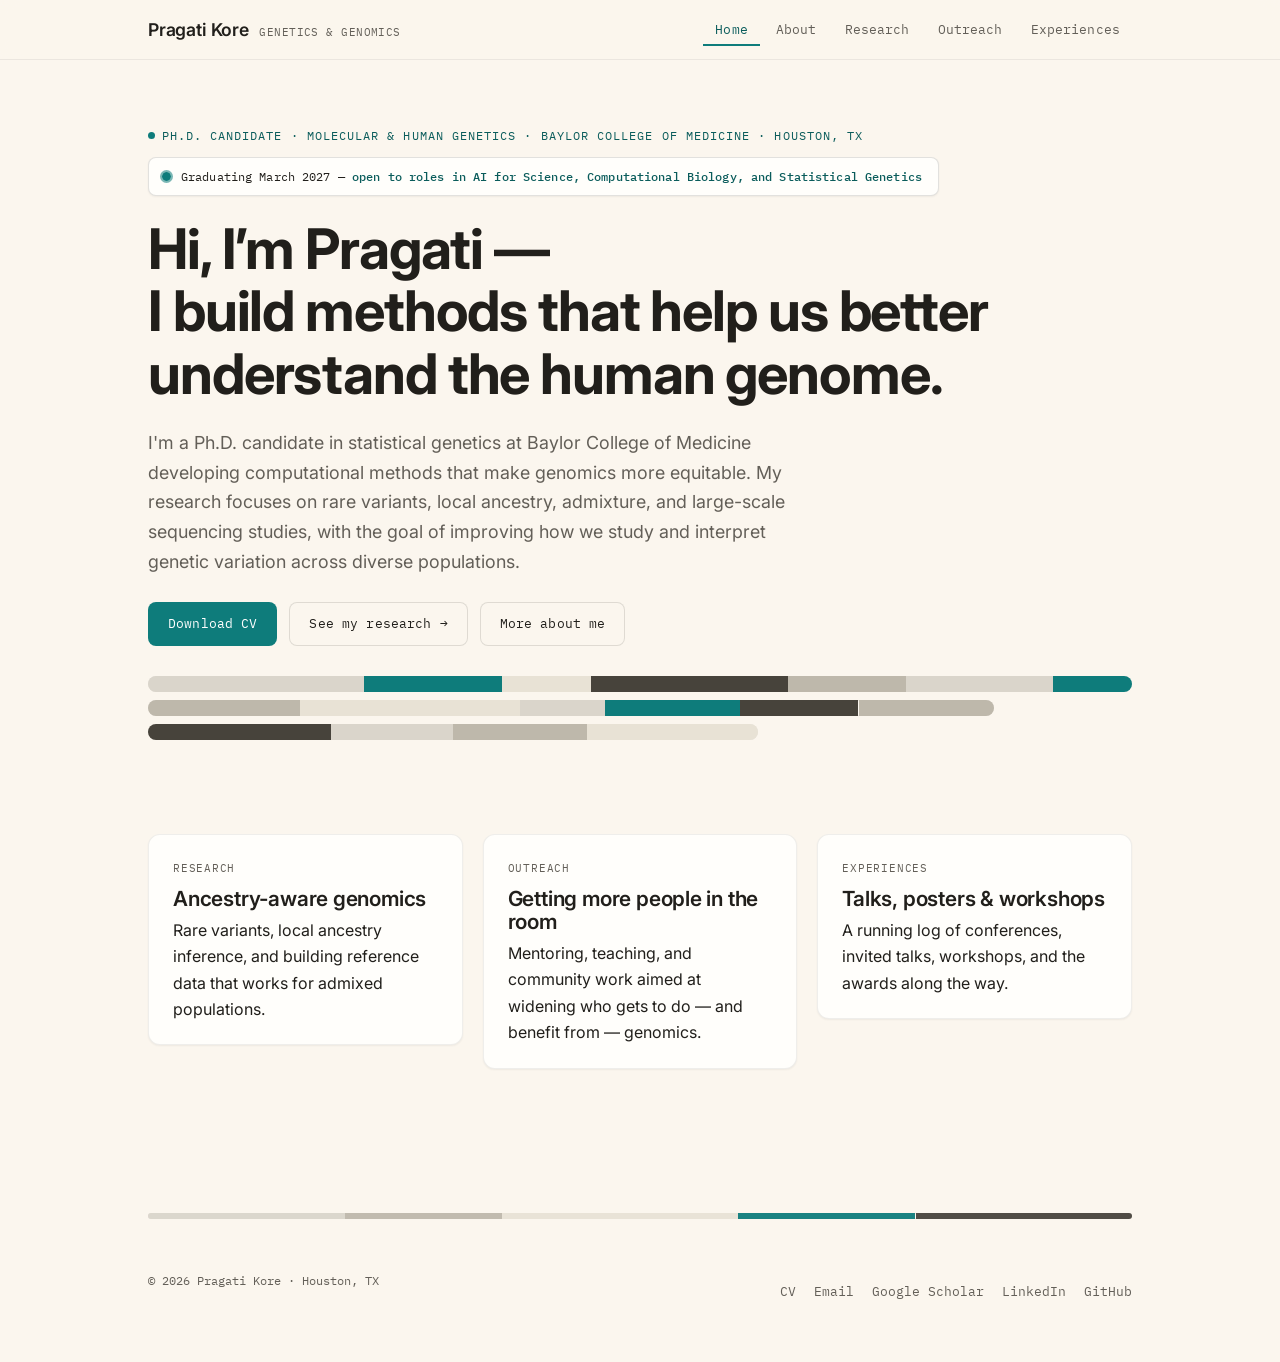
<file: index.html>
<!doctype html>
<html lang="en">
<head>
<meta charset="UTF-8">
<meta name="viewport" content="width=device-width, initial-scale=1">
<title>Pragati Kore</title>
<meta name="description" content="Pragati Kore — Ph.D. Candidate in Genetics & Genomics at Baylor College of Medicine. Research, outreach, food, and travel.">
<link rel="icon" href="data:image/svg+xml,<svg xmlns='http://www.w3.org/2000/svg' viewBox='0 0 64 64'><rect width='64' height='64' rx='14' fill='%23FBF6EE'/><rect x='8' y='20' width='48' height='8' rx='4' fill='%23C9C9C4'/><rect x='8' y='32' width='34' height='8' rx='4' fill='%230E7C7B'/><rect x='8' y='44' width='24' height='8' rx='4' fill='%23DDDDD8'/></svg>">
<link rel="preconnect" href="https://fonts.googleapis.com">
<link rel="preconnect" href="https://fonts.gstatic.com" crossorigin>
<link href="https://fonts.googleapis.com/css2?family=IBM+Plex+Mono:wght@400;500&family=Inter:wght@400;500;600;700&display=swap" rel="stylesheet">
<link rel="stylesheet" href="style.css">
</head>
<body>

<nav class="site-nav">
  <div class="wrap">
    <a href="index.html" class="brand">Pragati Kore <span class="tag">Genetics &amp; Genomics</span></a>
    <button class="nav-toggle" aria-expanded="false" aria-label="Toggle navigation">Menu</button>
    <ul class="nav-links">
      <li><a href="index.html" class="active">Home</a></li>
      <li><a href="about.html">About</a></li>
      <li><a href="research.html">Research</a></li>
      <li><a href="outreach.html">Outreach</a></li>
      <li><a href="experiences.html">Experiences</a></li>
    </ul>
  </div>
</nav>

<header class="hero">
  <div class="wrap">
    <p class="eyebrow">Ph.D. Candidate &middot; Molecular &amp; Human Genetics &middot; Baylor College of Medicine &middot; Houston, TX</p>
    <p class="availability"><span class="dot" aria-hidden="true"></span><span>Graduating March 2027 &mdash; <strong>open to roles in AI for Science, Computational Biology, and Statistical Genetics</strong></span></p>
    <h1>Hi, I&rsquo;m Pragati &mdash;<br>I build methods that help us better understand the human genome.</h1>
    <p class="lede">I'm a Ph.D. candidate in statistical genetics at Baylor College of Medicine developing computational methods that make genomics more equitable. My research focuses on rare variants, local ancestry, admixture, and large-scale sequencing studies, with the goal of improving how we study and interpret genetic variation across diverse populations.</p>

    <div class="actions">
      <a class="btn btn-solid" href="cv.pdf" download>Download CV</a>
      <a class="btn btn-outline" href="research.html">See my research &rarr;</a>
      <a class="btn btn-outline" href="about.html">More about me</a>
    </div>

    <div class="band-stack" aria-hidden="true">
      <div class="ancestry-track" style="--track-h:16px;">
        <span style="width:22%; background:var(--coral);"></span>
        <span style="width:14%; background:var(--teal);"></span>
        <span style="width:9%;  background:var(--gold);"></span>
        <span style="width:20%; background:var(--plum);"></span>
        <span style="width:12%; background:var(--sky);"></span>
        <span style="width:15%; background:var(--coral);"></span>
        <span style="width:8%;  background:var(--teal);"></span>
      </div>
      <div class="ancestry-track" style="--track-h:16px;">
        <span style="width:18%; background:var(--sky);"></span>
        <span style="width:26%; background:var(--gold);"></span>
        <span style="width:10%; background:var(--coral);"></span>
        <span style="width:16%; background:var(--teal);"></span>
        <span style="width:14%; background:var(--plum);"></span>
        <span style="width:16%; background:var(--sky);"></span>
      </div>
      <div class="ancestry-track" style="--track-h:16px;">
        <span style="width:30%; background:var(--plum);"></span>
        <span style="width:20%; background:var(--coral);"></span>
        <span style="width:22%; background:var(--sky);"></span>
        <span style="width:28%; background:var(--gold);"></span>
      </div>
    </div>
  </div>
</header>

<section>
  <div class="wrap">
    <div class="grid grid-3">
      <a class="card-link" href="research.html">
        <div class="card">
          <span class="swatch" style="background:var(--coral);"></span>
          <span class="label">Research</span>
          <h3>Ancestry-aware genomics</h3>
          <p>Rare variants, local ancestry inference, and building reference data that works for admixed populations.</p>
        </div>
      </a>
      <a class="card-link" href="outreach.html">
        <div class="card">
          <span class="swatch" style="background:var(--teal);"></span>
          <span class="label">Outreach</span>
          <h3>Getting more people in the room</h3>
          <p>Mentoring, teaching, and community work aimed at widening who gets to do &mdash; and benefit from &mdash; genomics.</p>
        </div>
      </a>
      <a class="card-link" href="experiences.html">
        <div class="card">
          <span class="swatch" style="background:var(--gold);"></span>
          <span class="label">Experiences</span>
          <h3>Talks, posters &amp; workshops</h3>
          <p>A running log of conferences, invited talks, workshops, and the awards along the way.</p>
        </div>
      </a>
    </div>
  </div>
</section>

<footer>
  <div class="wrap">
    <div class="divider-band ancestry-track" aria-hidden="true">
      <span style="width:20%; background:var(--coral);"></span>
      <span style="width:16%; background:var(--sky);"></span>
      <span style="width:24%; background:var(--gold);"></span>
      <span style="width:18%; background:var(--teal);"></span>
      <span style="width:22%; background:var(--plum);"></span>
    </div>
    <div class="foot-grid">
      <p class="copy">&copy; <span id="year"></span> Pragati Kore &middot; Houston, TX</p>
      <ul class="foot-links">
        <li><a href="cv.pdf" download>CV</a></li>
        <li><a href="mailto:pragati.kore@bcm.edu">Email</a></li>
        <li><a href="https://scholar.google.com/citations?user=nDwn6ZsAAAAJ&amp;hl=en" target="_blank" rel="noopener">Google Scholar</a></li>
        <li><a href="https://www.linkedin.com/in/pragati-kore/" target="_blank" rel="noopener">LinkedIn</a></li>
        <li><a href="https://github.com/pragatikore" target="_blank" rel="noopener">GitHub</a></li>
      </ul>
    </div>
  </div>
</footer>

<script src="script.js"></script>
<script>document.getElementById('year').textContent = new Date().getFullYear();</script>
</body>
</html>
</file>
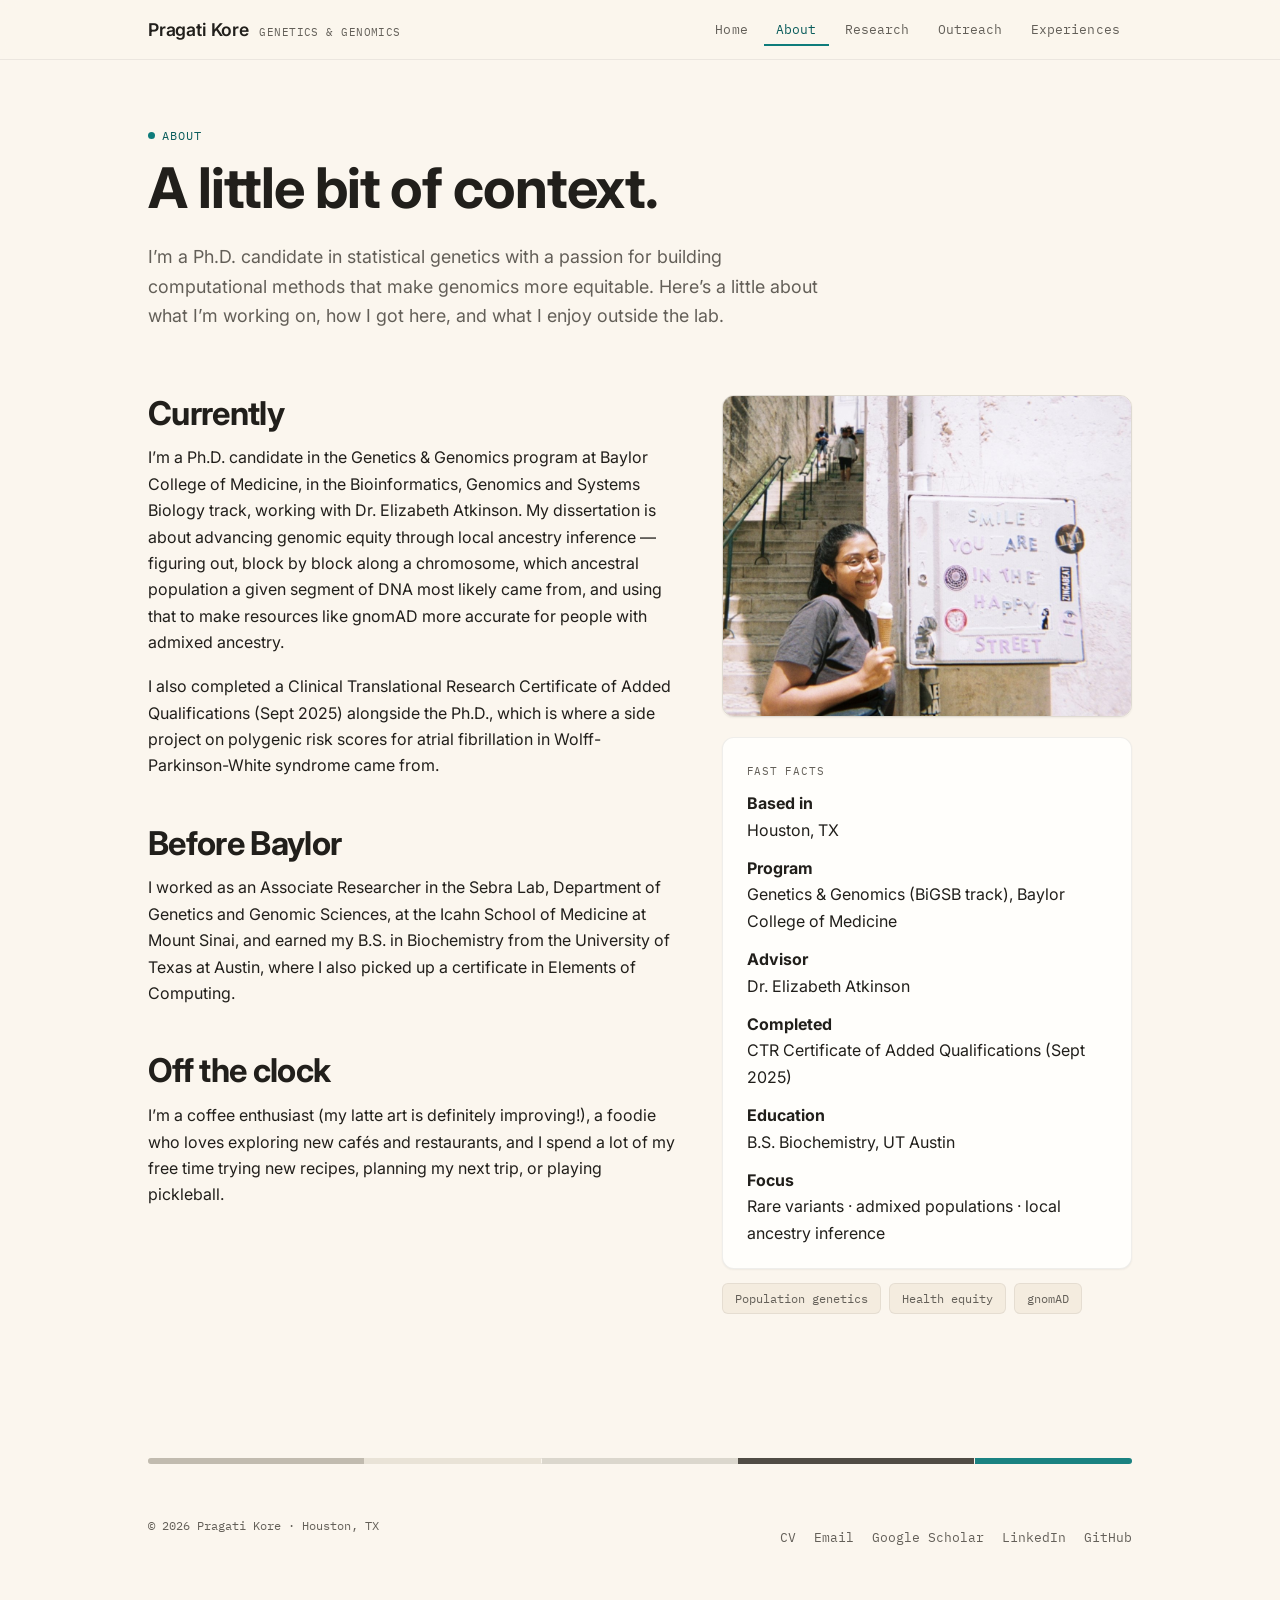
<file: about.html>
<!doctype html>
<html lang="en">
<head>
<meta charset="UTF-8">
<meta name="viewport" content="width=device-width, initial-scale=1">
<title>About &middot; Pragati Kore</title>
<link rel="icon" href="data:image/svg+xml,<svg xmlns='http://www.w3.org/2000/svg' viewBox='0 0 64 64'><rect width='64' height='64' rx='14' fill='%23FBF6EE'/><rect x='8' y='20' width='48' height='8' rx='4' fill='%23C9C9C4'/><rect x='8' y='32' width='34' height='8' rx='4' fill='%230E7C7B'/><rect x='8' y='44' width='24' height='8' rx='4' fill='%23DDDDD8'/></svg>">
<link rel="preconnect" href="https://fonts.googleapis.com">
<link rel="preconnect" href="https://fonts.gstatic.com" crossorigin>
<link href="https://fonts.googleapis.com/css2?family=IBM+Plex+Mono:wght@400;500&family=Inter:wght@400;500;600;700&display=swap" rel="stylesheet">
<link rel="stylesheet" href="style.css">
</head>
<body>

<nav class="site-nav">
  <div class="wrap">
    <a href="index.html" class="brand">Pragati Kore <span class="tag">Genetics &amp; Genomics</span></a>
    <button class="nav-toggle" aria-expanded="false" aria-label="Toggle navigation">Menu</button>
    <ul class="nav-links">
      <li><a href="index.html">Home</a></li>
      <li><a href="about.html" class="active">About</a></li>
      <li><a href="research.html">Research</a></li>
      <li><a href="outreach.html">Outreach</a></li>
      <li><a href="experiences.html">Experiences</a></li>
    </ul>
  </div>
</nav>

<header class="hero" style="padding-bottom:0;">
  <div class="wrap">
    <p class="eyebrow">About</p>
    <h1>A little bit of context.</h1>
    <p class="lede">I&rsquo;m a Ph.D. candidate in statistical genetics with a passion for building computational methods that make genomics more equitable. Here&rsquo;s a little about what I&rsquo;m working on, how I got here, and what I enjoy outside the lab.</p>
  </div>
</header>

<section>
  <div class="wrap">
    <div class="grid" style="grid-template-columns: 1.3fr 1fr; gap:40px; align-items:start;">
      <div>
        <h2>Currently</h2>
        <p>I&rsquo;m a Ph.D. candidate in the Genetics &amp; Genomics program at Baylor College of Medicine, in the Bioinformatics, Genomics and Systems Biology track, working with Dr.&nbsp;Elizabeth Atkinson. My dissertation is about advancing genomic equity through local ancestry inference &mdash; figuring out, block by block along a chromosome, which ancestral population a given segment of DNA most likely came from, and using that to make resources like gnomAD more accurate for people with admixed ancestry.</p>
        <p>I also completed a Clinical Translational Research Certificate of Added Qualifications (Sept 2025) alongside the Ph.D., which is where a side project on polygenic risk scores for atrial fibrillation in Wolff-Parkinson-White syndrome came from.</p>

        <h2 style="margin-top:1.4em;">Before Baylor</h2>
        <p>I worked as an Associate Researcher in the Sebra Lab, Department of Genetics and Genomic Sciences, at the Icahn School of Medicine at Mount Sinai, and earned my B.S. in Biochemistry from the University of Texas at Austin, where I also picked up a certificate in Elements of Computing.</p>

        <h2 style="margin-top:1.4em;">Off the clock</h2>
        <p>I&rsquo;m a coffee enthusiast (my latte art is definitely improving!), a foodie who loves exploring new caf&eacute;s and restaurants, and I spend a lot of my free time trying new recipes, planning my next trip, or playing pickleball.</p>
      </div>

      <aside>
        <figure class="profile-photo">
          <img src="profile.jpg" alt="Pragati Kore smiling, holding an ice cream cone in a stepped alley beside a &lsquo;Smile, you are in the happy street&rsquo; sign">
        </figure>
        <div class="card">
          <span class="label">Fast facts</span>
          <ul class="plain" style="display:flex; flex-direction:column; gap:12px; margin:0; padding:0;">
            <li><strong>Based in</strong><br>Houston, TX</li>
            <li><strong>Program</strong><br>Genetics &amp; Genomics (BiGSB track), Baylor College of Medicine</li>
            <li><strong>Advisor</strong><br>Dr. Elizabeth Atkinson</li>
            <li><strong>Completed</strong><br>CTR Certificate of Added Qualifications (Sept 2025)</li>
            <li><strong>Education</strong><br>B.S. Biochemistry, UT Austin</li>
            <li><strong>Focus</strong><br>Rare variants &middot; admixed populations &middot; local ancestry inference</li>
          </ul>
        </div>
        <div class="tag-row">
          <span>Population genetics</span>
          <span>Health equity</span>
          <span>gnomAD</span>
        </div>
      </aside>
    </div>
  </div>
</section>

<footer>
  <div class="wrap">
    <div class="divider-band ancestry-track" aria-hidden="true">
      <span style="width:22%; background:var(--sky);"></span>
      <span style="width:18%; background:var(--gold);"></span>
      <span style="width:20%; background:var(--coral);"></span>
      <span style="width:24%; background:var(--plum);"></span>
      <span style="width:16%; background:var(--teal);"></span>
    </div>
    <div class="foot-grid">
      <p class="copy">&copy; <span id="year"></span> Pragati Kore &middot; Houston, TX</p>
      <ul class="foot-links">
        <li><a href="cv.pdf" download>CV</a></li>
        <li><a href="mailto:pragati.kore@bcm.edu">Email</a></li>
        <li><a href="https://scholar.google.com/citations?user=nDwn6ZsAAAAJ&amp;hl=en" target="_blank" rel="noopener">Google Scholar</a></li>
        <li><a href="https://www.linkedin.com/in/pragati-kore/" target="_blank" rel="noopener">LinkedIn</a></li>
        <li><a href="https://github.com/pragatikore" target="_blank" rel="noopener">GitHub</a></li>
      </ul>
    </div>
  </div>
</footer>

<script src="script.js"></script>
<script>document.getElementById('year').textContent = new Date().getFullYear();</script>
</body>
</html>
</file>
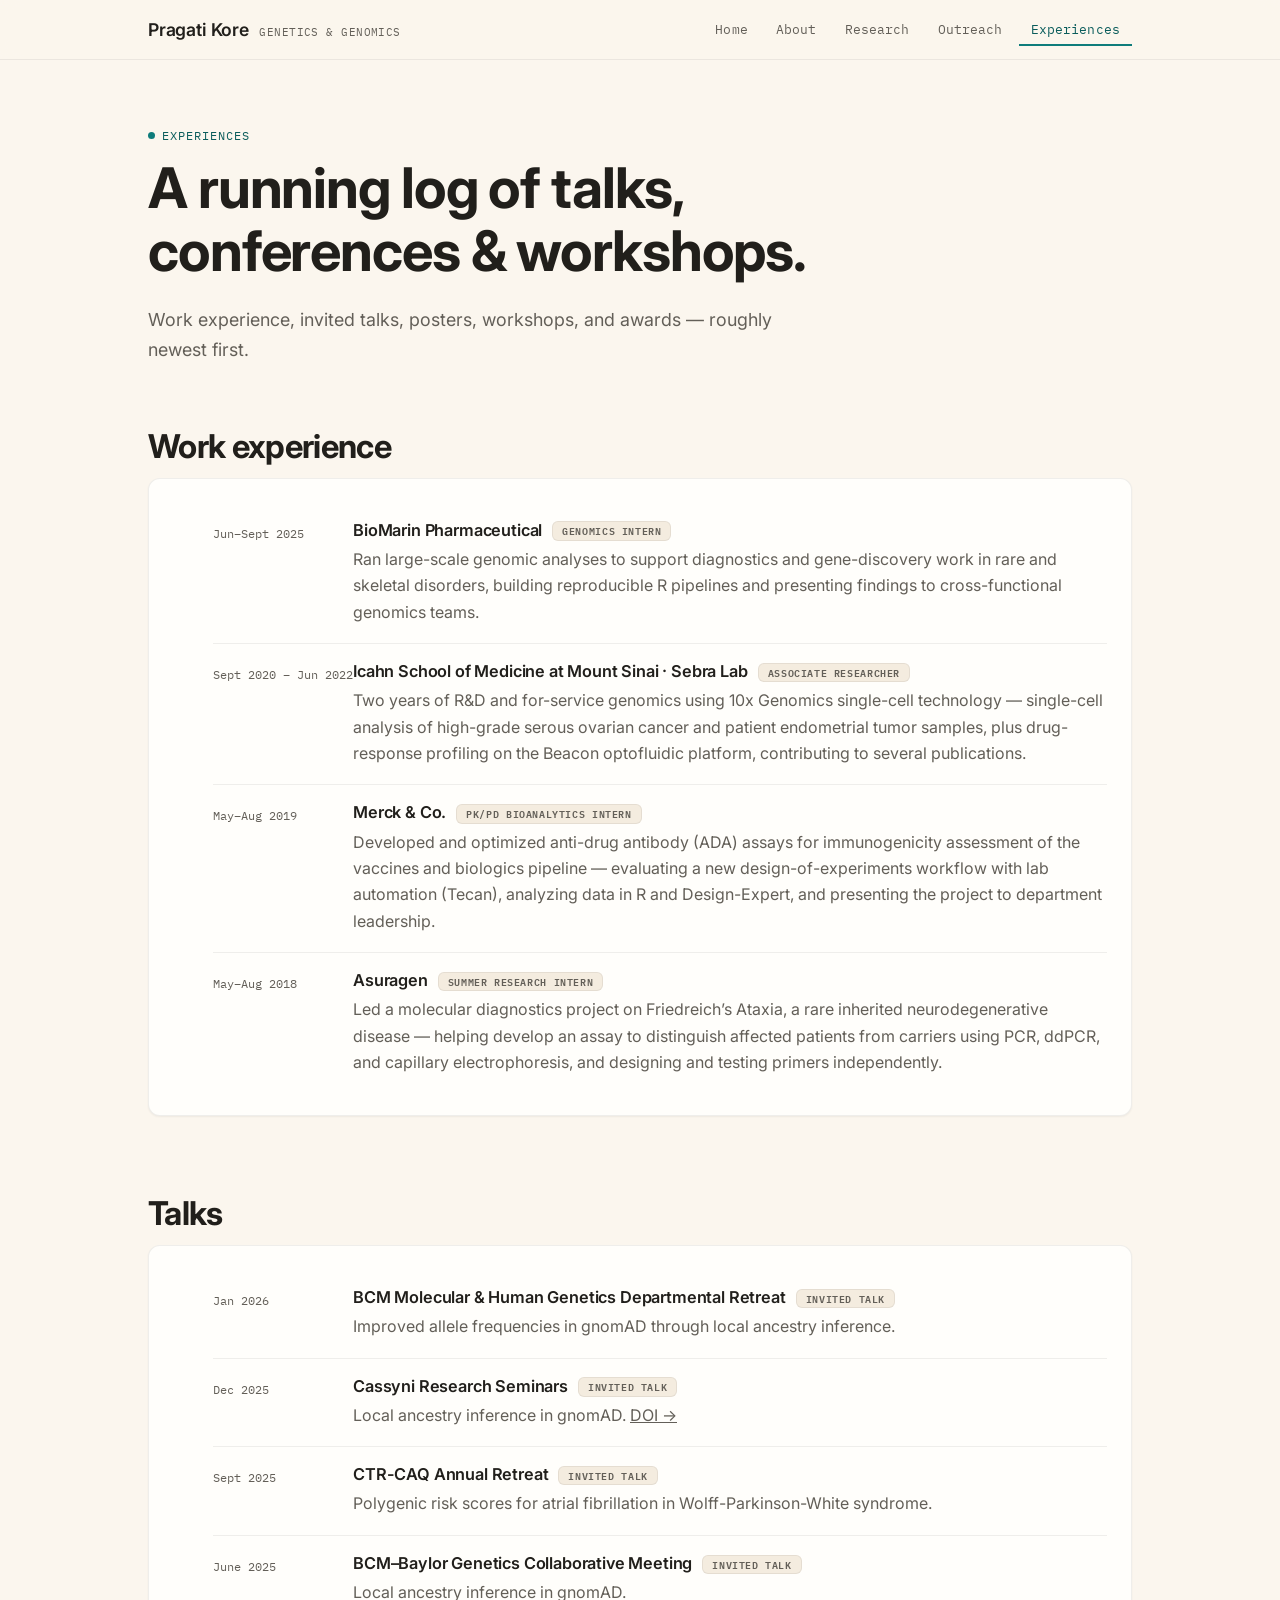
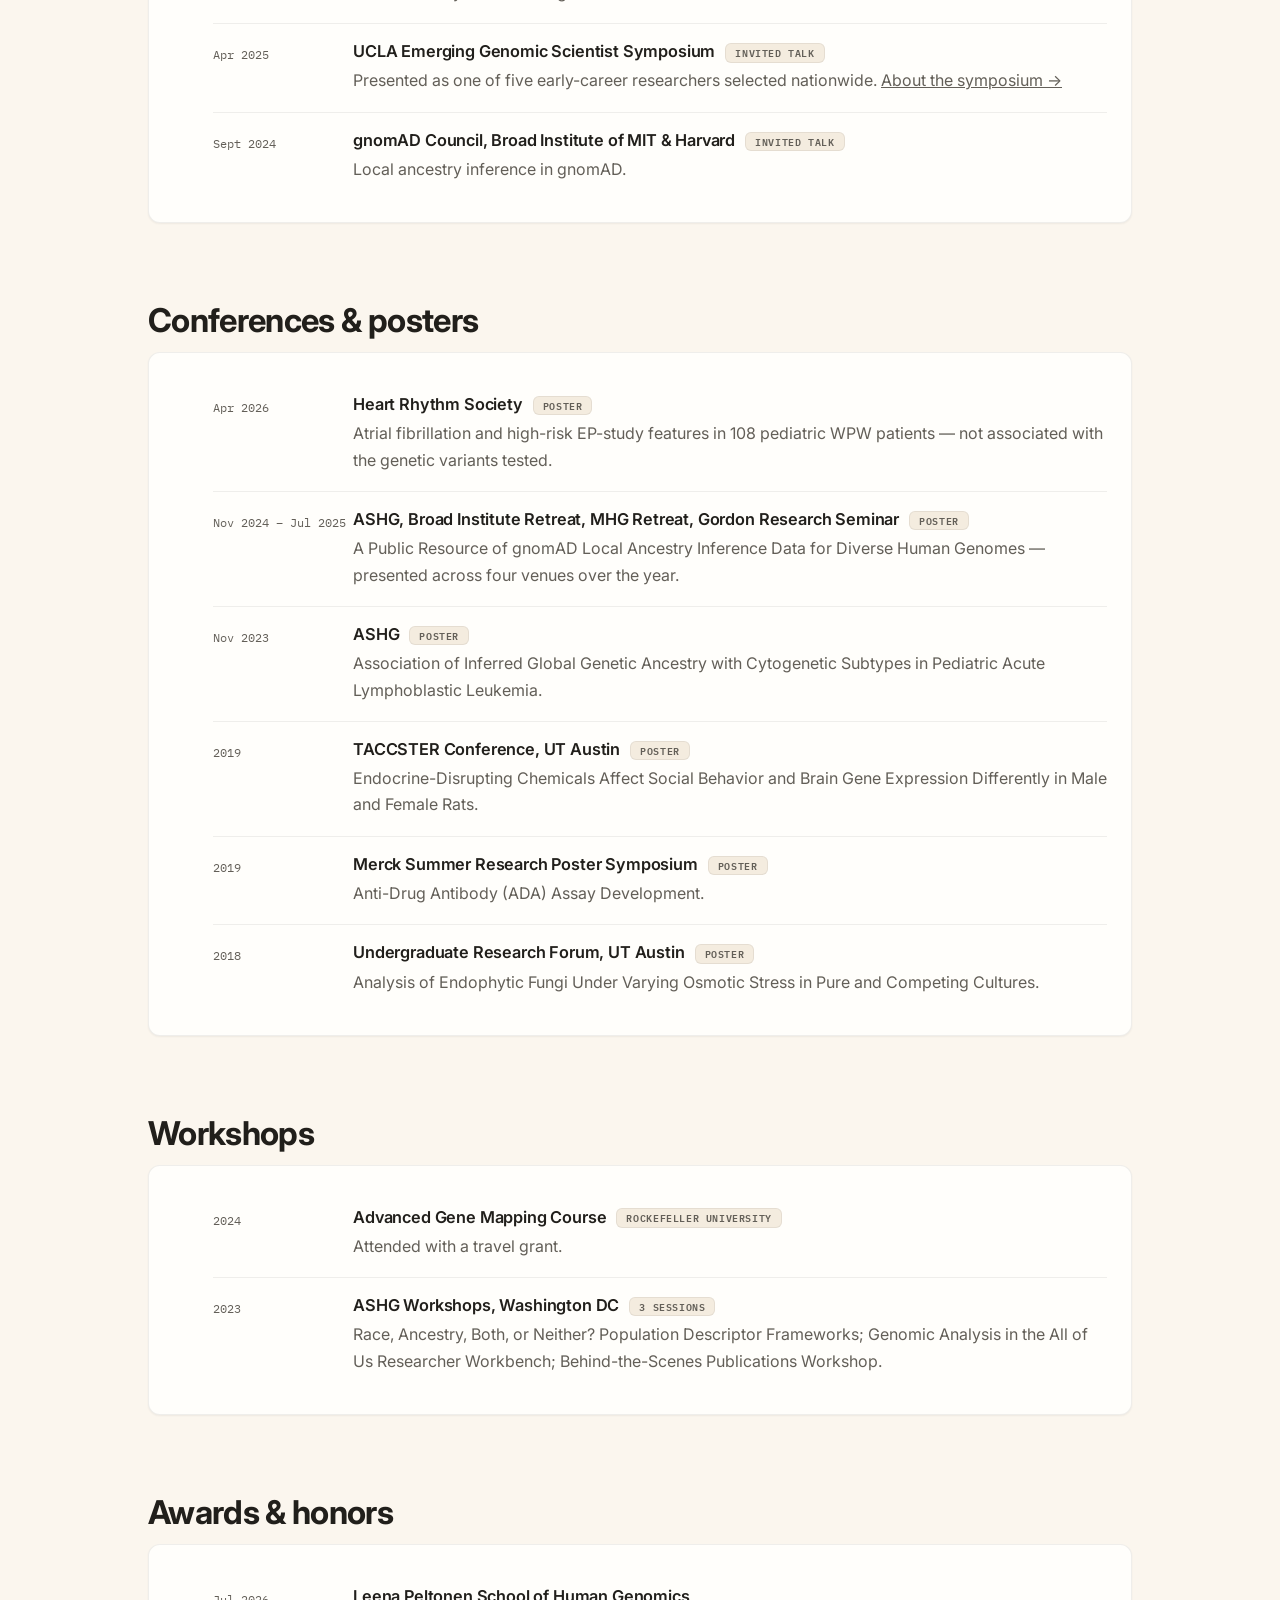
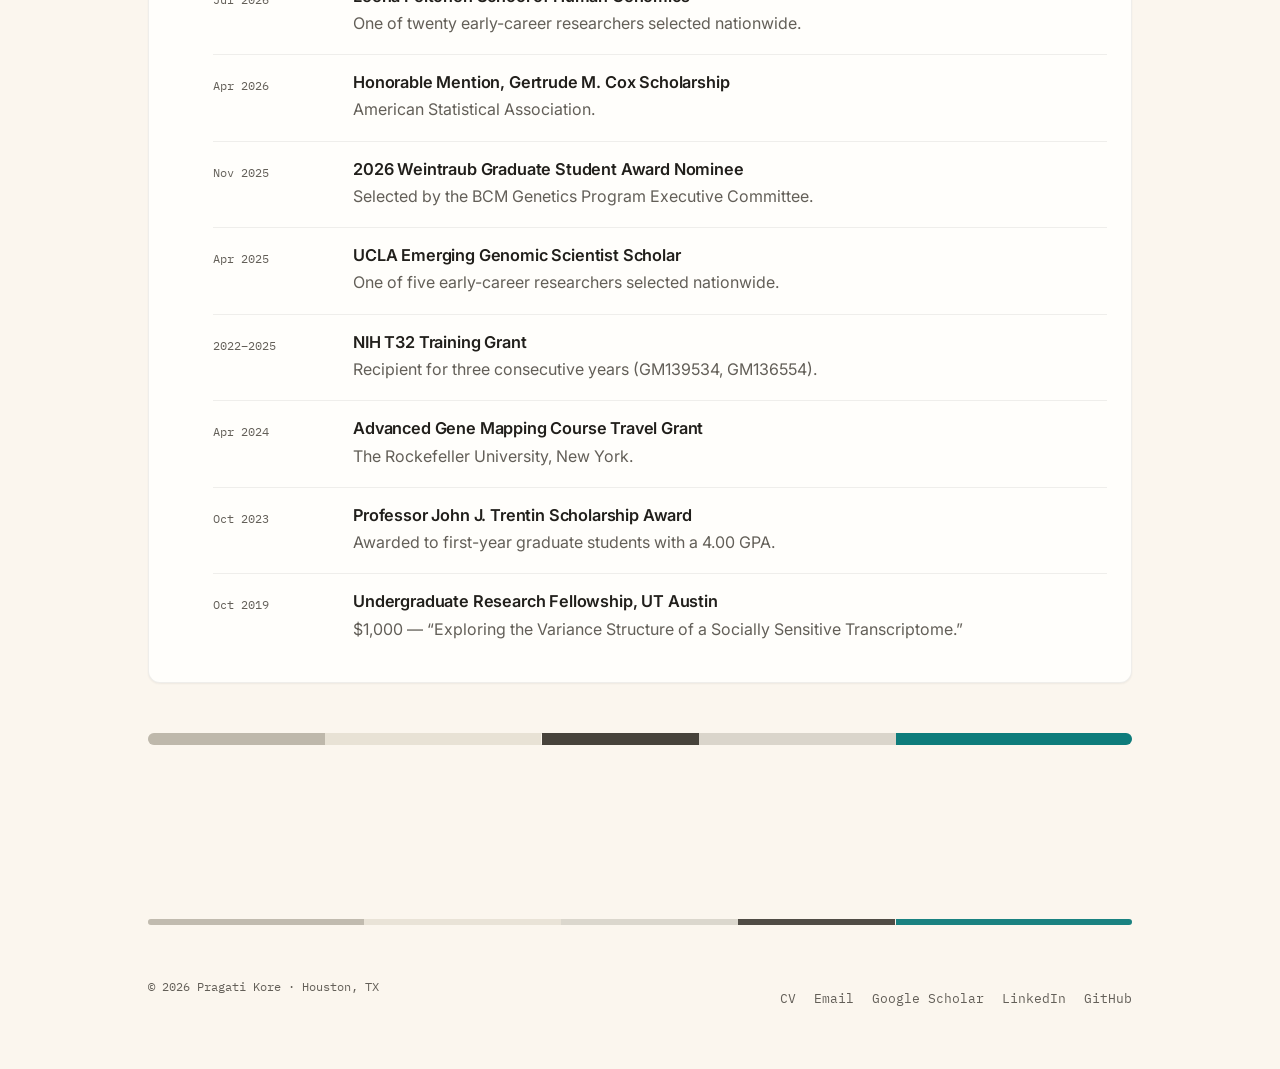
<file: experiences.html>
<!doctype html>
<html lang="en">
<head>
<meta charset="UTF-8">
<meta name="viewport" content="width=device-width, initial-scale=1">
<title>Experiences &middot; Pragati Kore</title>
<link rel="icon" href="data:image/svg+xml,<svg xmlns='http://www.w3.org/2000/svg' viewBox='0 0 64 64'><rect width='64' height='64' rx='14' fill='%23FBF6EE'/><rect x='8' y='20' width='48' height='8' rx='4' fill='%23C9C9C4'/><rect x='8' y='32' width='34' height='8' rx='4' fill='%230E7C7B'/><rect x='8' y='44' width='24' height='8' rx='4' fill='%23DDDDD8'/></svg>">
<link rel="preconnect" href="https://fonts.googleapis.com">
<link rel="preconnect" href="https://fonts.gstatic.com" crossorigin>
<link href="https://fonts.googleapis.com/css2?family=IBM+Plex+Mono:wght@400;500&family=Inter:wght@400;500;600;700&display=swap" rel="stylesheet">
<link rel="stylesheet" href="style.css">
</head>
<body>

<nav class="site-nav">
  <div class="wrap">
    <a href="index.html" class="brand">Pragati Kore <span class="tag">Genetics &amp; Genomics</span></a>
    <button class="nav-toggle" aria-expanded="false" aria-label="Toggle navigation">Menu</button>
    <ul class="nav-links">
      <li><a href="index.html">Home</a></li>
      <li><a href="about.html">About</a></li>
      <li><a href="research.html">Research</a></li>
      <li><a href="outreach.html">Outreach</a></li>
      <li><a href="experiences.html" class="active">Experiences</a></li>
    </ul>
  </div>
</nav>

<header class="hero" style="padding-bottom:0;">
  <div class="wrap">
    <p class="eyebrow">Experiences</p>
    <h1>A running log of talks,<br>conferences &amp; workshops.</h1>
    <p class="lede">Work experience, invited talks, posters, workshops, and awards &mdash; roughly newest first.</p>
  </div>
</header>

<section>
  <div class="wrap">
    <h2>Work experience</h2>
    <div class="card">
      <ul class="log" style="margin:0;">
        <li class="log-entry">
          <span class="log-date">Jun&ndash;Sept 2025</span>
          <div class="log-body"><h3>BioMarin Pharmaceutical<span class="log-tag">Genomics intern</span></h3><p>Ran large-scale genomic analyses to support diagnostics and gene-discovery work in rare and skeletal disorders, building reproducible R pipelines and presenting findings to cross-functional genomics teams.</p></div>
        </li>
        <li class="log-entry">
          <span class="log-date">Sept 2020 &ndash; Jun 2022</span>
          <div class="log-body"><h3>Icahn School of Medicine at Mount Sinai &middot; Sebra Lab<span class="log-tag">Associate researcher</span></h3><p>Two years of R&amp;D and for-service genomics using 10x Genomics single-cell technology &mdash; single-cell analysis of high-grade serous ovarian cancer and patient endometrial tumor samples, plus drug-response profiling on the Beacon optofluidic platform, contributing to several publications.</p></div>
        </li>
        <li class="log-entry">
          <span class="log-date">May&ndash;Aug 2019</span>
          <div class="log-body"><h3>Merck &amp; Co.<span class="log-tag">PK/PD bioanalytics intern</span></h3><p>Developed and optimized anti-drug antibody (ADA) assays for immunogenicity assessment of the vaccines and biologics pipeline &mdash; evaluating a new design-of-experiments workflow with lab automation (Tecan), analyzing data in R and Design-Expert, and presenting the project to department leadership.</p></div>
        </li>
        <li class="log-entry">
          <span class="log-date">May&ndash;Aug 2018</span>
          <div class="log-body"><h3>Asuragen<span class="log-tag">Summer research intern</span></h3><p>Led a molecular diagnostics project on Friedreich&rsquo;s Ataxia, a rare inherited neurodegenerative disease &mdash; helping develop an assay to distinguish affected patients from carriers using PCR, ddPCR, and capillary electrophoresis, and designing and testing primers independently.</p></div>
        </li>
      </ul>
    </div>

    <h2 style="margin-top:2.4em;">Talks</h2>
    <div class="card">
      <ul class="log" style="margin:0;">
        <li class="log-entry">
          <span class="log-date">Jan 2026</span>
          <div class="log-body"><h3>BCM Molecular &amp; Human Genetics Departmental Retreat<span class="log-tag">Invited talk</span></h3><p>Improved allele frequencies in gnomAD through local ancestry inference.</p></div>
        </li>
        <li class="log-entry">
          <span class="log-date">Dec 2025</span>
          <div class="log-body"><h3>Cassyni Research Seminars<span class="log-tag">Invited talk</span></h3><p>Local ancestry inference in gnomAD. <a href="https://doi.org/10.52843/cassyni.gtwbzw" target="_blank" rel="noopener">DOI &rarr;</a></p></div>
        </li>
        <li class="log-entry">
          <span class="log-date">Sept 2025</span>
          <div class="log-body"><h3>CTR-CAQ Annual Retreat<span class="log-tag">Invited talk</span></h3><p>Polygenic risk scores for atrial fibrillation in Wolff-Parkinson-White syndrome.</p></div>
        </li>
        <li class="log-entry">
          <span class="log-date">June 2025</span>
          <div class="log-body"><h3>BCM&ndash;Baylor Genetics Collaborative Meeting<span class="log-tag">Invited talk</span></h3><p>Local ancestry inference in gnomAD.</p></div>
        </li>
        <li class="log-entry">
          <span class="log-date">Apr 2025</span>
          <div class="log-body"><h3>UCLA Emerging Genomic Scientist Symposium<span class="log-tag">Invited talk</span></h3><p>Presented as one of five early-career researchers selected nationwide. <a href="https://medschool.ucla.edu/about/departments/basic-science/human-genetics/about-us/emerging-genomic-scientist-symposium" target="_blank" rel="noopener">About the symposium &rarr;</a></p></div>
        </li>
        <li class="log-entry">
          <span class="log-date">Sept 2024</span>
          <div class="log-body"><h3>gnomAD Council, Broad Institute of MIT &amp; Harvard<span class="log-tag">Invited talk</span></h3><p>Local ancestry inference in gnomAD.</p></div>
        </li>
      </ul>
    </div>

    <h2 style="margin-top:2.4em;">Conferences &amp; posters</h2>
    <div class="card">
      <ul class="log" style="margin:0;">
        <li class="log-entry">
          <span class="log-date">Apr 2026</span>
          <div class="log-body"><h3>Heart Rhythm Society<span class="log-tag">Poster</span></h3><p>Atrial fibrillation and high-risk EP-study features in 108 pediatric WPW patients &mdash; not associated with the genetic variants tested.</p></div>
        </li>
        <li class="log-entry">
          <span class="log-date">Nov 2024 &ndash; Jul 2025</span>
          <div class="log-body"><h3>ASHG, Broad Institute Retreat, MHG Retreat, Gordon Research Seminar<span class="log-tag">Poster</span></h3><p>A Public Resource of gnomAD Local Ancestry Inference Data for Diverse Human Genomes &mdash; presented across four venues over the year.</p></div>
        </li>
        <li class="log-entry">
          <span class="log-date">Nov 2023</span>
          <div class="log-body"><h3>ASHG<span class="log-tag">Poster</span></h3><p>Association of Inferred Global Genetic Ancestry with Cytogenetic Subtypes in Pediatric Acute Lymphoblastic Leukemia.</p></div>
        </li>
        <li class="log-entry">
          <span class="log-date">2019</span>
          <div class="log-body"><h3>TACCSTER Conference, UT Austin<span class="log-tag">Poster</span></h3><p>Endocrine-Disrupting Chemicals Affect Social Behavior and Brain Gene Expression Differently in Male and Female Rats.</p></div>
        </li>
        <li class="log-entry">
          <span class="log-date">2019</span>
          <div class="log-body"><h3>Merck Summer Research Poster Symposium<span class="log-tag">Poster</span></h3><p>Anti-Drug Antibody (ADA) Assay Development.</p></div>
        </li>
        <li class="log-entry">
          <span class="log-date">2018</span>
          <div class="log-body"><h3>Undergraduate Research Forum, UT Austin<span class="log-tag">Poster</span></h3><p>Analysis of Endophytic Fungi Under Varying Osmotic Stress in Pure and Competing Cultures.</p></div>
        </li>
      </ul>
    </div>

    <h2 style="margin-top:2.4em;">Workshops</h2>
    <div class="card">
      <ul class="log" style="margin:0;">
        <li class="log-entry">
          <span class="log-date">2024</span>
          <div class="log-body"><h3>Advanced Gene Mapping Course<span class="log-tag">Rockefeller University</span></h3><p>Attended with a travel grant.</p></div>
        </li>
        <li class="log-entry">
          <span class="log-date">2023</span>
          <div class="log-body"><h3>ASHG Workshops, Washington DC<span class="log-tag">3 sessions</span></h3><p>Race, Ancestry, Both, or Neither? Population Descriptor Frameworks; Genomic Analysis in the All of Us Researcher Workbench; Behind-the-Scenes Publications Workshop.</p></div>
        </li>
      </ul>
    </div>

    <h2 style="margin-top:2.4em;">Awards &amp; honors</h2>
    <div class="card">
      <ul class="log" style="margin:0;">
        <li class="log-entry"><span class="log-date">Jul 2026</span><div class="log-body"><h3>Leena Peltonen School of Human Genomics</h3><p>One of twenty early-career researchers selected nationwide.</p></div></li>
        <li class="log-entry"><span class="log-date">Apr 2026</span><div class="log-body"><h3>Honorable Mention, Gertrude M. Cox Scholarship</h3><p>American Statistical Association.</p></div></li>
        <li class="log-entry"><span class="log-date">Nov 2025</span><div class="log-body"><h3>2026 Weintraub Graduate Student Award Nominee</h3><p>Selected by the BCM Genetics Program Executive Committee.</p></div></li>
        <li class="log-entry"><span class="log-date">Apr 2025</span><div class="log-body"><h3>UCLA Emerging Genomic Scientist Scholar</h3><p>One of five early-career researchers selected nationwide.</p></div></li>
        <li class="log-entry"><span class="log-date">2022&ndash;2025</span><div class="log-body"><h3>NIH T32 Training Grant</h3><p>Recipient for three consecutive years (GM139534, GM136554).</p></div></li>
        <li class="log-entry"><span class="log-date">Apr 2024</span><div class="log-body"><h3>Advanced Gene Mapping Course Travel Grant</h3><p>The Rockefeller University, New York.</p></div></li>
        <li class="log-entry"><span class="log-date">Oct 2023</span><div class="log-body"><h3>Professor John J. Trentin Scholarship Award</h3><p>Awarded to first-year graduate students with a 4.00 GPA.</p></div></li>
        <li class="log-entry"><span class="log-date">Oct 2019</span><div class="log-body"><h3>Undergraduate Research Fellowship, UT Austin</h3><p>$1,000 &mdash; &ldquo;Exploring the Variance Structure of a Socially Sensitive Transcriptome.&rdquo;</p></div></li>
      </ul>
    </div>

    <div class="band-stack" style="margin-top:50px;" aria-hidden="true">
      <div class="ancestry-track" style="--track-h:12px;">
        <span style="width:18%; background:var(--sky);"></span>
        <span style="width:22%; background:var(--gold);"></span>
        <span style="width:16%; background:var(--plum);"></span>
        <span style="width:20%; background:var(--coral);"></span>
        <span style="width:24%; background:var(--teal);"></span>
      </div>
    </div>
  </div>
</section>

<footer>
  <div class="wrap">
    <div class="divider-band ancestry-track" aria-hidden="true">
      <span style="width:22%; background:var(--sky);"></span>
      <span style="width:20%; background:var(--gold);"></span>
      <span style="width:18%; background:var(--coral);"></span>
      <span style="width:16%; background:var(--plum);"></span>
      <span style="width:24%; background:var(--teal);"></span>
    </div>
    <div class="foot-grid">
      <p class="copy">&copy; <span id="year"></span> Pragati Kore &middot; Houston, TX</p>
      <ul class="foot-links">
        <li><a href="cv.pdf" download>CV</a></li>
        <li><a href="mailto:pragati.kore@bcm.edu">Email</a></li>
        <li><a href="https://scholar.google.com/citations?user=nDwn6ZsAAAAJ&amp;hl=en" target="_blank" rel="noopener">Google Scholar</a></li>
        <li><a href="https://www.linkedin.com/in/pragati-kore/" target="_blank" rel="noopener">LinkedIn</a></li>
        <li><a href="https://github.com/pragatikore" target="_blank" rel="noopener">GitHub</a></li>
      </ul>
    </div>
  </div>
</footer>

<script src="script.js"></script>
<script>document.getElementById('year').textContent = new Date().getFullYear();</script>
</body>
</html>
</file>
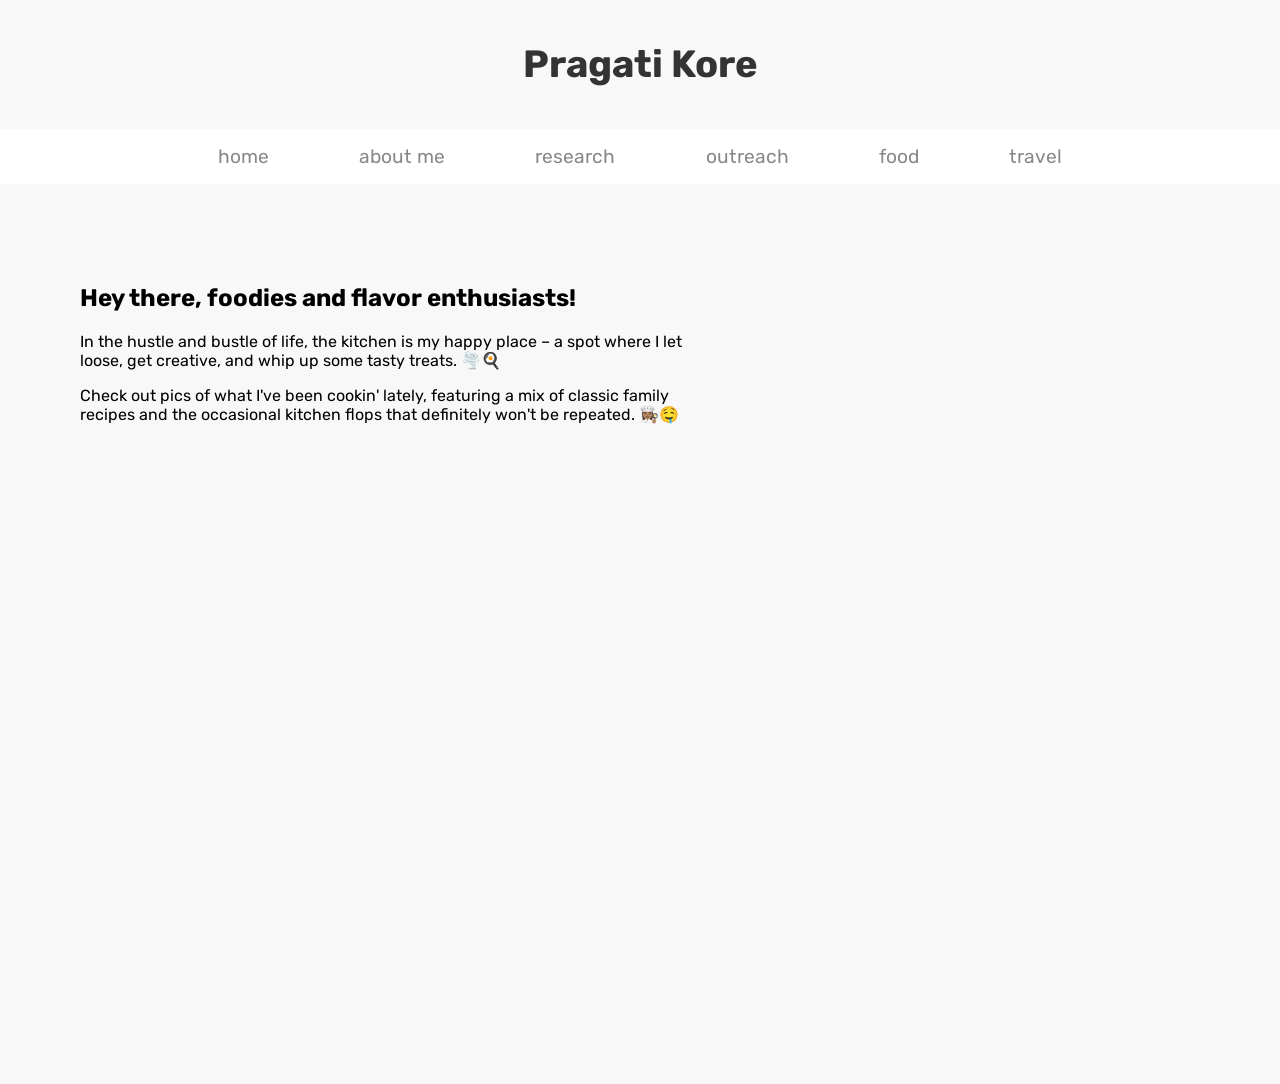
<file: food.html>
<!-- food.html (Food Page) -->

<!DOCTYPE html>
<html lang="en">

<head>
    <meta charset="UTF-8">
    <meta name="viewport" content="width=device-width, initial-scale=1.0">
    <title>Pragati Kore - Food</title>
    <link rel="stylesheet" href="https://fonts.googleapis.com/css2?family=Rubik:wght@400;600&family=Merriweather+Sans:wght@400&display=swap">
    <style>
        /* Updated CSS styles for the Food page */
        body {
            font-family: 'Rubik', sans-serif; /* Set the font to Rubik */
            margin: 0;
            padding: 0;
            background-color: #f8f8f8; /* Grey background color */
        }

        header {
            background-color: #f8f8f8; /* Use the same background color as the index page */
            color: #333;
            text-align: center;
            padding: 1em;
        }

        nav {
            background-color: white; /* Set the background to white */
            text-align: center;
            margin: 0;
            padding: 1em;
        }

        nav a {
            color: #888; /* Light grey font color */
            text-decoration: none;
            font-family: 'Rubik', sans-serif; /* Set the font to Rubik */
            font-size: 1.2em; /* Set the font size */
            margin: 0 2.25em; /* Adjust margin between tabs (1.5 times the original) */
            transition: color 0.3s; /* Add transition for smooth color change */
            text-transform: lowercase; /* Convert to lowercase */
        }

        nav a:hover {
            color: black; /* Change font color to black on hover */
        }

        .name-links a {
            color: black; /* Black font color for name */
            text-decoration: none;
            font-family: 'Merriweather Sans', sans-serif; /* Set the font to Merriweather Sans */
            font-size: 38px; /* Set the font size to 38 pixels */
        }

        main {
            display: flex;
            height: 100vh;
        }

        .food-content {
            width: 50%;
            padding: 2em;
            text-align: left;
            background-color: #f8f8f8; /* Set the background to grey */
            margin: 0.5in; /* Add margin of 0.5 inch on all sides */
        }
    </style>
</head>

<body>

    <header>
        <h1 style="font-family: 'Rubik', sans-serif; font-size: 38px;">Pragati Kore</h1>
    </header>

    <nav>
        <a href="index.html">Home</a>
        <a href="about.html">About Me</a>
        <a href="research.html">Research</a>
        <a href="outreach.html">Outreach</a>
        <a href="food.html">Food</a>
        <a href="travel.html">Travel</a>
    </nav>

    <main>
        <div class="food-content">
            <h2>Hey there, foodies and flavor enthusiasts!</h2>
            <p>In the hustle and bustle of life, the kitchen is my happy place – a spot where I let loose, get creative, and whip up some tasty treats. 🌪️🍳</p>
            <p>Check out pics of what I've been cookin' lately, featuring a mix of classic family recipes and the occasional kitchen flops that definitely won't be repeated. 👩🏽‍🍳🤤</p>
        </div>
    </main>

    <footer>
        <!-- Removed the copyright notice -->
    </footer>

</body>

</html>
</file>
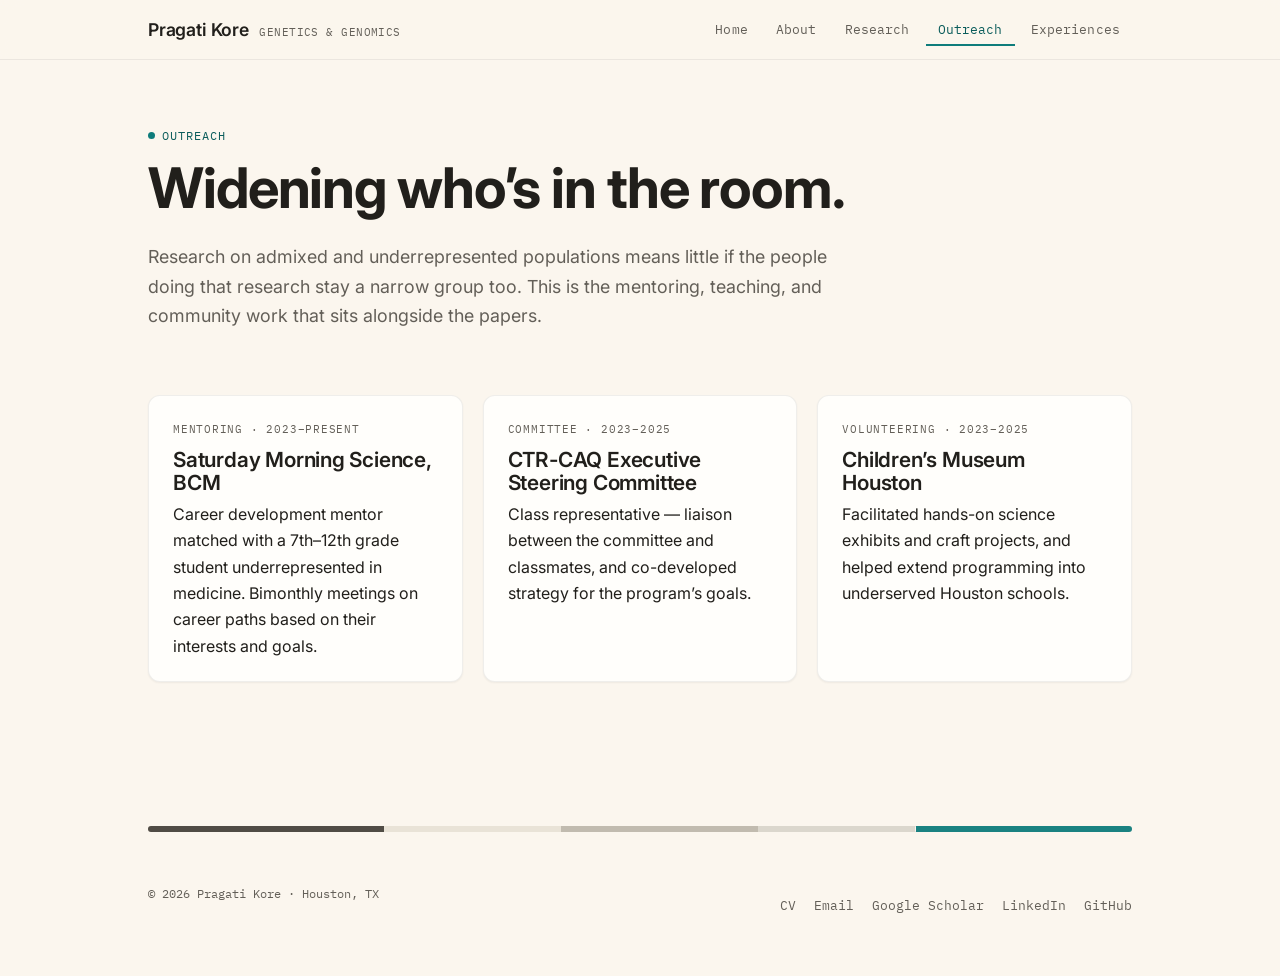
<file: outreach.html>
<!doctype html>
<html lang="en">
<head>
<meta charset="UTF-8">
<meta name="viewport" content="width=device-width, initial-scale=1">
<title>Outreach &middot; Pragati Kore</title>
<link rel="icon" href="data:image/svg+xml,<svg xmlns='http://www.w3.org/2000/svg' viewBox='0 0 64 64'><rect width='64' height='64' rx='14' fill='%23FBF6EE'/><rect x='8' y='20' width='48' height='8' rx='4' fill='%23C9C9C4'/><rect x='8' y='32' width='34' height='8' rx='4' fill='%230E7C7B'/><rect x='8' y='44' width='24' height='8' rx='4' fill='%23DDDDD8'/></svg>">
<link rel="preconnect" href="https://fonts.googleapis.com">
<link rel="preconnect" href="https://fonts.gstatic.com" crossorigin>
<link href="https://fonts.googleapis.com/css2?family=IBM+Plex+Mono:wght@400;500&family=Inter:wght@400;500;600;700&display=swap" rel="stylesheet">
<link rel="stylesheet" href="style.css">
</head>
<body>

<nav class="site-nav">
  <div class="wrap">
    <a href="index.html" class="brand">Pragati Kore <span class="tag">Genetics &amp; Genomics</span></a>
    <button class="nav-toggle" aria-expanded="false" aria-label="Toggle navigation">Menu</button>
    <ul class="nav-links">
      <li><a href="index.html">Home</a></li>
      <li><a href="about.html">About</a></li>
      <li><a href="research.html">Research</a></li>
      <li><a href="outreach.html" class="active">Outreach</a></li>
      <li><a href="experiences.html">Experiences</a></li>
    </ul>
  </div>
</nav>

<header class="hero" style="padding-bottom:0;">
  <div class="wrap">
    <p class="eyebrow">Outreach</p>
    <h1>Widening who&rsquo;s in the room.</h1>
    <p class="lede">Research on admixed and underrepresented populations means little if the people doing that research stay a narrow group too. This is the mentoring, teaching, and community work that sits alongside the papers.</p>
  </div>
</header>

<section>
  <div class="wrap">
    <div class="grid grid-3">
      <div class="card">
        <span class="label">Mentoring &middot; 2023&ndash;present</span>
        <h3>Saturday Morning Science, BCM</h3>
        <p>Career development mentor matched with a 7th&ndash;12th grade student underrepresented in medicine. Bimonthly meetings on career paths based on their interests and goals.</p>
      </div>
      <div class="card">
        <span class="label">Committee &middot; 2023&ndash;2025</span>
        <h3>CTR-CAQ Executive Steering Committee</h3>
        <p>Class representative &mdash; liaison between the committee and classmates, and co-developed strategy for the program&rsquo;s goals.</p>
      </div>
      <div class="card">
        <span class="label">Volunteering &middot; 2023&ndash;2025</span>
        <h3>Children&rsquo;s Museum Houston</h3>
        <p>Facilitated hands-on science exhibits and craft projects, and helped extend programming into underserved Houston schools.</p>
      </div>
    </div>
  </div>
</section>

<footer>
  <div class="wrap">
    <div class="divider-band ancestry-track" aria-hidden="true">
      <span style="width:24%; background:var(--plum);"></span>
      <span style="width:18%; background:var(--gold);"></span>
      <span style="width:20%; background:var(--sky);"></span>
      <span style="width:16%; background:var(--coral);"></span>
      <span style="width:22%; background:var(--teal);"></span>
    </div>
    <div class="foot-grid">
      <p class="copy">&copy; <span id="year"></span> Pragati Kore &middot; Houston, TX</p>
      <ul class="foot-links">
        <li><a href="cv.pdf" download>CV</a></li>
        <li><a href="mailto:pragati.kore@bcm.edu">Email</a></li>
        <li><a href="https://scholar.google.com/citations?user=nDwn6ZsAAAAJ&amp;hl=en" target="_blank" rel="noopener">Google Scholar</a></li>
        <li><a href="https://www.linkedin.com/in/pragati-kore/" target="_blank" rel="noopener">LinkedIn</a></li>
        <li><a href="https://github.com/pragatikore" target="_blank" rel="noopener">GitHub</a></li>
      </ul>
    </div>
  </div>
</footer>

<script src="script.js"></script>
<script>document.getElementById('year').textContent = new Date().getFullYear();</script>
</body>
</html>
</file>
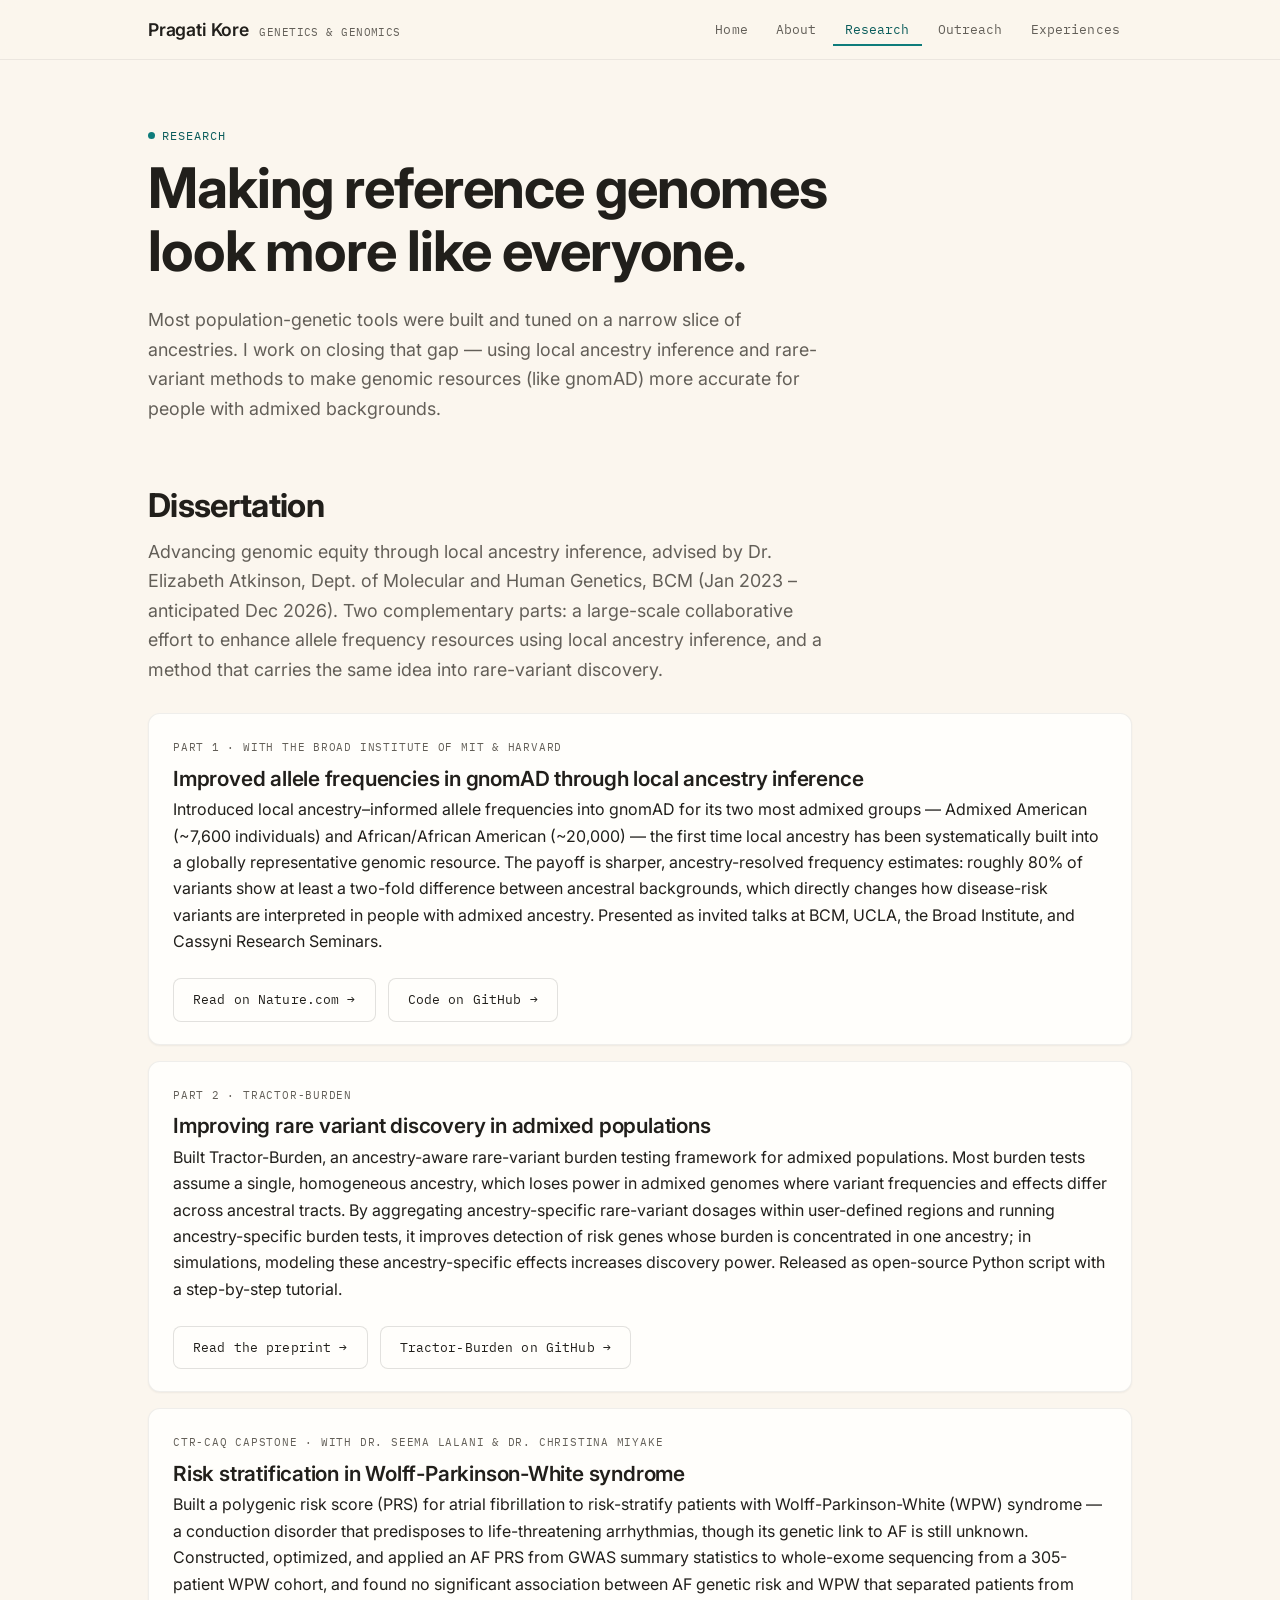
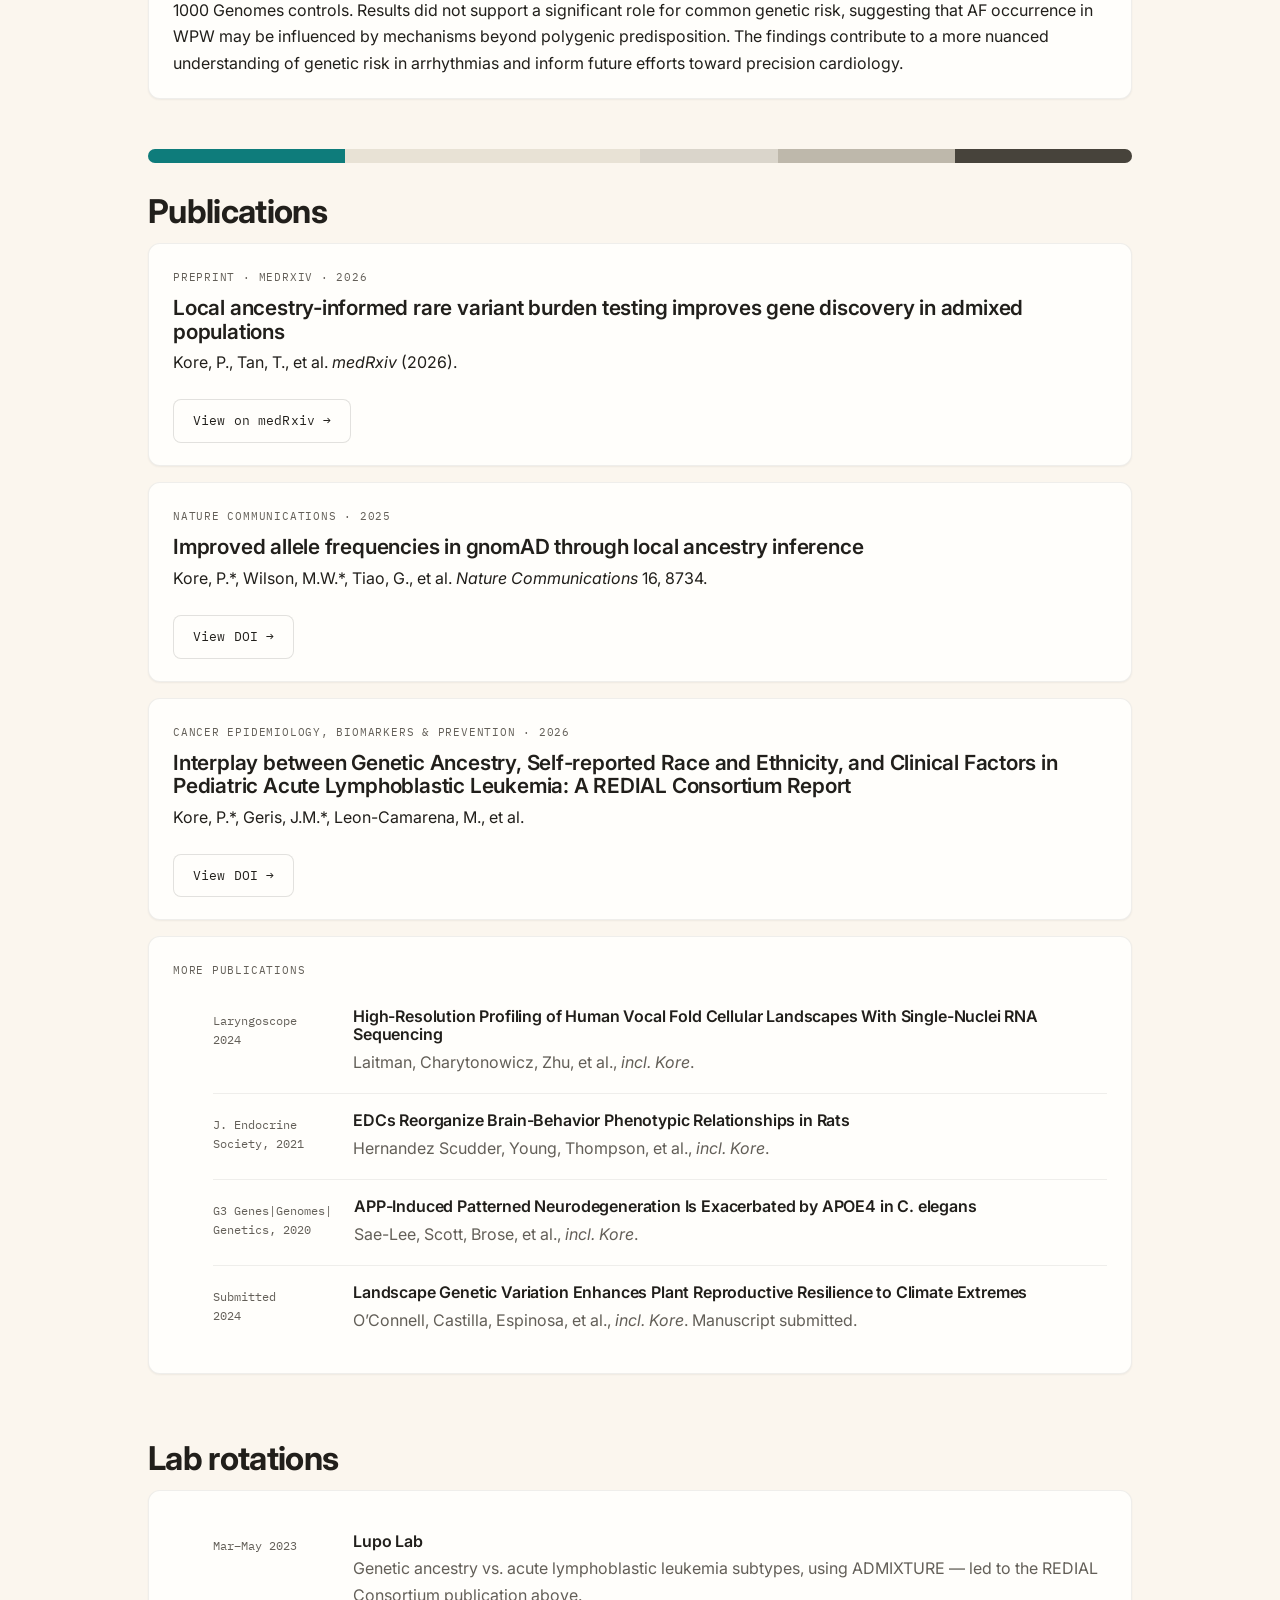
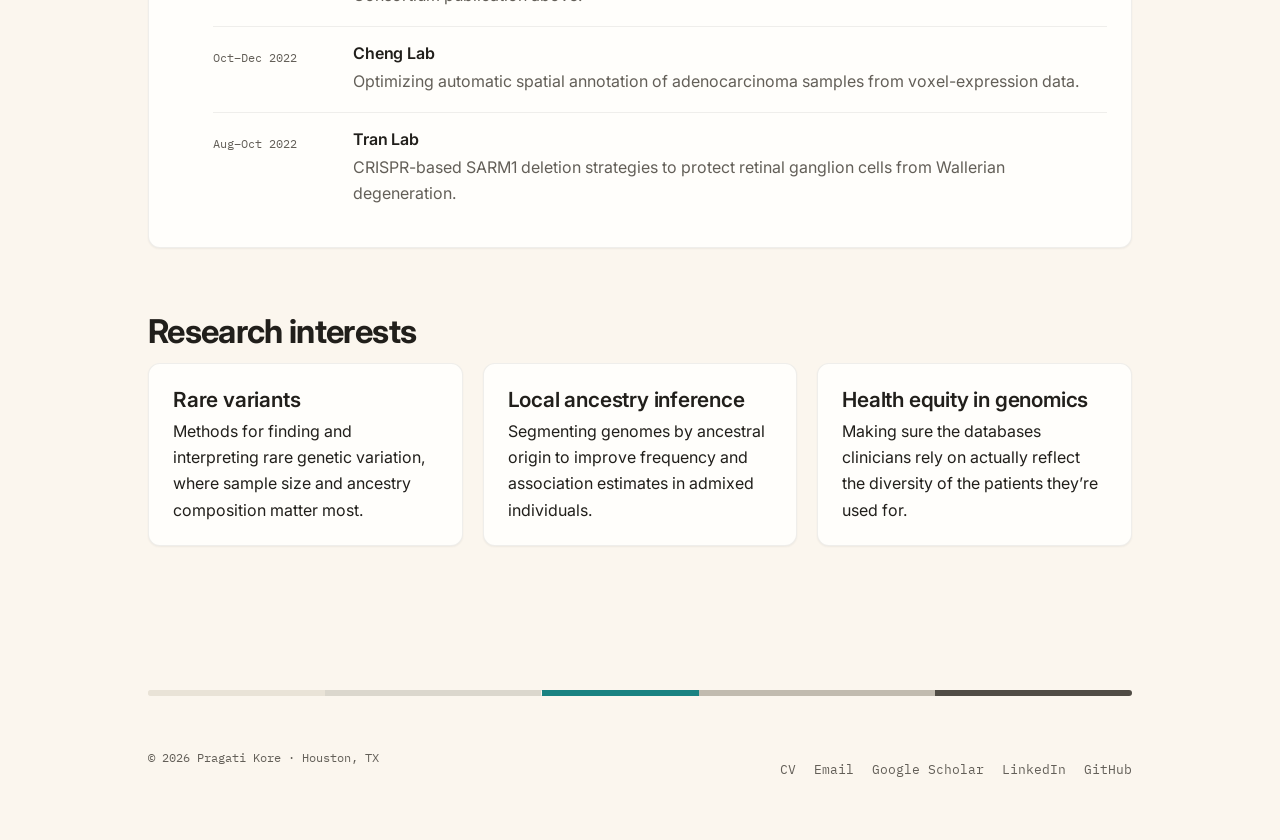
<file: research.html>
<!doctype html>
<html lang="en">
<head>
<meta charset="UTF-8">
<meta name="viewport" content="width=device-width, initial-scale=1">
<title>Research &middot; Pragati Kore</title>
<link rel="icon" href="data:image/svg+xml,<svg xmlns='http://www.w3.org/2000/svg' viewBox='0 0 64 64'><rect width='64' height='64' rx='14' fill='%23FBF6EE'/><rect x='8' y='20' width='48' height='8' rx='4' fill='%23C9C9C4'/><rect x='8' y='32' width='34' height='8' rx='4' fill='%230E7C7B'/><rect x='8' y='44' width='24' height='8' rx='4' fill='%23DDDDD8'/></svg>">
<link rel="preconnect" href="https://fonts.googleapis.com">
<link rel="preconnect" href="https://fonts.gstatic.com" crossorigin>
<link href="https://fonts.googleapis.com/css2?family=IBM+Plex+Mono:wght@400;500&family=Inter:wght@400;500;600;700&display=swap" rel="stylesheet">
<link rel="stylesheet" href="style.css">
</head>
<body>

<nav class="site-nav">
  <div class="wrap">
    <a href="index.html" class="brand">Pragati Kore <span class="tag">Genetics &amp; Genomics</span></a>
    <button class="nav-toggle" aria-expanded="false" aria-label="Toggle navigation">Menu</button>
    <ul class="nav-links">
      <li><a href="index.html">Home</a></li>
      <li><a href="about.html">About</a></li>
      <li><a href="research.html" class="active">Research</a></li>
      <li><a href="outreach.html">Outreach</a></li>
      <li><a href="experiences.html">Experiences</a></li>
    </ul>
  </div>
</nav>

<header class="hero" style="padding-bottom:0;">
  <div class="wrap">
    <p class="eyebrow">Research</p>
    <h1>Making reference genomes<br>look more like everyone.</h1>
    <p class="lede">Most population-genetic tools were built and tuned on a narrow slice of ancestries. I work on closing that gap &mdash; using local ancestry inference and rare-variant methods to make genomic resources (like gnomAD) more accurate for people with admixed backgrounds.</p>
  </div>
</header>

<section>
  <div class="wrap">
    <h2>Dissertation</h2>
    <p class="lede" style="margin-bottom:1.6em;">Advancing genomic equity through local ancestry inference, advised by Dr. Elizabeth Atkinson, Dept. of Molecular and Human Genetics, BCM (Jan 2023 &ndash; anticipated Dec 2026). Two complementary parts: a large-scale collaborative effort to enhance allele frequency resources using local ancestry inference, and a method that carries the same idea into rare-variant discovery.</p>

    <div class="grid" style="grid-template-columns: 1fr; gap:16px;">
      <div class="card">
        <span class="label">Part 1 &middot; with the Broad Institute of MIT &amp; Harvard</span>
        <h3>Improved allele frequencies in gnomAD through local ancestry inference</h3>
        <p>Introduced local ancestry&ndash;informed allele frequencies into gnomAD for its two most admixed groups &mdash; Admixed American (~7,600 individuals) and African/African American (~20,000) &mdash; the first time local ancestry has been systematically built into a globally representative genomic resource. The payoff is sharper, ancestry-resolved frequency estimates: roughly 80% of variants show at least a two-fold difference between ancestral backgrounds, which directly changes how disease-risk variants are interpreted in people with admixed ancestry. Presented as invited talks at BCM, UCLA, the Broad Institute, and Cassyni Research Seminars.</p>
        <a class="btn btn-outline" style="margin-top:6px; margin-right:8px;" href="https://www.nature.com/articles/s41467-025-63340-2" target="_blank" rel="noopener">Read on Nature.com &rarr;</a>
        <a class="btn btn-outline" style="margin-top:6px;" href="https://github.com/broadinstitute/gnomad_local_ancestry" target="_blank" rel="noopener">Code on GitHub &rarr;</a>
      </div>
      <div class="card">
        <span class="label">Part 2 &middot; Tractor-Burden</span>
        <h3>Improving rare variant discovery in admixed populations</h3>
        <p>Built Tractor-Burden, an ancestry-aware rare-variant burden testing framework for admixed populations. Most burden tests assume a single, homogeneous ancestry, which loses power in admixed genomes where variant frequencies and effects differ across ancestral tracts. By aggregating ancestry-specific rare-variant dosages within user-defined regions and running ancestry-specific burden tests, it improves detection of risk genes whose burden is concentrated in one ancestry; in simulations, modeling these ancestry-specific effects increases discovery power. Released as open-source Python script with a step-by-step tutorial.</p>
        <a class="btn btn-outline" style="margin-top:6px; margin-right:8px;" href="https://doi.org/10.64898/2026.07.13.26357993" target="_blank" rel="noopener">Read the preprint &rarr;</a>
        <a class="btn btn-outline" style="margin-top:6px;" href="https://github.com/Atkinson-Lab/Tractor-Burden" target="_blank" rel="noopener">Tractor-Burden on GitHub &rarr;</a>
      </div>
      <div class="card">
        <span class="label">CTR-CAQ Capstone &middot; with Dr. Seema Lalani &amp; Dr. Christina Miyake</span>
        <h3>Risk stratification in Wolff-Parkinson-White syndrome</h3>
        <p>Built a polygenic risk score (PRS) for atrial fibrillation to risk-stratify patients with Wolff-Parkinson-White (WPW) syndrome &mdash; a conduction disorder that predisposes to life-threatening arrhythmias, though its genetic link to AF is still unknown. Constructed, optimized, and applied an AF PRS from GWAS summary statistics to whole-exome sequencing from a 305-patient WPW cohort, and found no significant association between AF genetic risk and WPW that separated patients from 1000 Genomes controls. Results did not support a significant role for common genetic risk, suggesting that AF occurrence in WPW may be influenced by mechanisms beyond polygenic predisposition. The findings contribute to a more nuanced understanding of genetic risk in arrhythmias and inform future efforts toward precision cardiology.</p>
      </div>
    </div>

    <div class="band-stack" style="margin-top:50px;" aria-hidden="true">
      <div class="ancestry-track" style="--track-h:14px;">
        <span style="width:20%; background:var(--teal);"></span>
        <span style="width:30%; background:var(--gold);"></span>
        <span style="width:14%; background:var(--coral);"></span>
        <span style="width:18%; background:var(--sky);"></span>
        <span style="width:18%; background:var(--plum);"></span>
      </div>
    </div>

    <h2>Publications</h2>
    <div class="grid" style="grid-template-columns: 1fr; gap:16px;">
      <div class="card">
        <span class="label">Preprint &middot; medRxiv &middot; 2026</span>
        <h3>Local ancestry-informed rare variant burden testing improves gene discovery in admixed populations</h3>
        <p>Kore, P., Tan, T., et&nbsp;al. <em>medRxiv</em> (2026).</p>
        <a class="btn btn-outline" style="margin-top:6px;" href="https://doi.org/10.64898/2026.07.13.26357993" target="_blank" rel="noopener">View on medRxiv &rarr;</a>
      </div>
      <div class="card">
        <span class="label">Nature Communications &middot; 2025</span>
        <h3>Improved allele frequencies in gnomAD through local ancestry inference</h3>
        <p>Kore, P.*, Wilson, M.W.*, Tiao, G., et&nbsp;al. <em>Nature Communications</em> 16, 8734.</p>
        <a class="btn btn-outline" style="margin-top:6px;" href="https://doi.org/10.1038/s41467-025-63340-2" target="_blank" rel="noopener">View DOI &rarr;</a>
      </div>
      <div class="card">
        <span class="label">Cancer Epidemiology, Biomarkers &amp; Prevention &middot; 2026</span>
        <h3>Interplay between Genetic Ancestry, Self-reported Race and Ethnicity, and Clinical Factors in Pediatric Acute Lymphoblastic Leukemia: A REDIAL Consortium Report</h3>
        <p>Kore, P.*, Geris, J.M.*, Leon-Camarena, M., et&nbsp;al.</p>
        <a class="btn btn-outline" style="margin-top:6px;" href="https://doi.org/10.1158/1055-9965.EPI-25-1438" target="_blank" rel="noopener">View DOI &rarr;</a>
      </div>
    </div>

    <div class="card" style="margin-top:16px;">
      <span class="label">More publications</span>
      <ul class="log" style="margin:6px 0 0;">
        <li class="log-entry">
          <span class="log-date">Laryngoscope<br>2024</span>
          <div class="log-body"><h3 style="font-size:1rem;">High-Resolution Profiling of Human Vocal Fold Cellular Landscapes With Single-Nuclei RNA Sequencing</h3><p>Laitman, Charytonowicz, Zhu, et&nbsp;al., <em>incl. Kore</em>.</p></div>
        </li>
        <li class="log-entry">
          <span class="log-date">J. Endocrine<br>Society, 2021</span>
          <div class="log-body"><h3 style="font-size:1rem;">EDCs Reorganize Brain-Behavior Phenotypic Relationships in Rats</h3><p>Hernandez Scudder, Young, Thompson, et&nbsp;al., <em>incl. Kore</em>.</p></div>
        </li>
        <li class="log-entry">
          <span class="log-date">G3 Genes|Genomes|<br>Genetics, 2020</span>
          <div class="log-body"><h3 style="font-size:1rem;">APP-Induced Patterned Neurodegeneration Is Exacerbated by APOE4 in C. elegans</h3><p>Sae-Lee, Scott, Brose, et&nbsp;al., <em>incl. Kore</em>.</p></div>
        </li>
        <li class="log-entry">
          <span class="log-date">Submitted<br>2024</span>
          <div class="log-body"><h3 style="font-size:1rem;">Landscape Genetic Variation Enhances Plant Reproductive Resilience to Climate Extremes</h3><p>O&rsquo;Connell, Castilla, Espinosa, et&nbsp;al., <em>incl. Kore</em>. Manuscript submitted.</p></div>
        </li>
      </ul>
    </div>

    <h2 style="margin-top:2em;">Lab rotations</h2>
    <div class="card">
      <ul class="log" style="margin:0;">
        <li class="log-entry"><span class="log-date">Mar&ndash;May 2023</span><div class="log-body"><h3 style="font-size:1rem;">Lupo Lab</h3><p>Genetic ancestry vs. acute lymphoblastic leukemia subtypes, using ADMIXTURE &mdash; led to the REDIAL Consortium publication above.</p></div></li>
        <li class="log-entry"><span class="log-date">Oct&ndash;Dec 2022</span><div class="log-body"><h3 style="font-size:1rem;">Cheng Lab</h3><p>Optimizing automatic spatial annotation of adenocarcinoma samples from voxel-expression data.</p></div></li>
        <li class="log-entry"><span class="log-date">Aug&ndash;Oct 2022</span><div class="log-body"><h3 style="font-size:1rem;">Tran Lab</h3><p>CRISPR-based SARM1 deletion strategies to protect retinal ganglion cells from Wallerian degeneration.</p></div></li>
      </ul>
    </div>

    <h2 style="margin-top:2em;">Research interests</h2>
    <div class="grid grid-3">
      <div class="card">
        <span class="swatch" style="background:var(--coral);"></span>
        <h3>Rare variants</h3>
        <p>Methods for finding and interpreting rare genetic variation, where sample size and ancestry composition matter most.</p>
      </div>
      <div class="card">
        <span class="swatch" style="background:var(--sky);"></span>
        <h3>Local ancestry inference</h3>
        <p>Segmenting genomes by ancestral origin to improve frequency and association estimates in admixed individuals.</p>
      </div>
      <div class="card">
        <span class="swatch" style="background:var(--gold);"></span>
        <h3>Health equity in genomics</h3>
        <p>Making sure the databases clinicians rely on actually reflect the diversity of the patients they&rsquo;re used for.</p>
      </div>
    </div>
  </div>
</section>

<footer>
  <div class="wrap">
    <div class="divider-band ancestry-track" aria-hidden="true">
      <span style="width:18%; background:var(--gold);"></span>
      <span style="width:22%; background:var(--coral);"></span>
      <span style="width:16%; background:var(--teal);"></span>
      <span style="width:24%; background:var(--sky);"></span>
      <span style="width:20%; background:var(--plum);"></span>
    </div>
    <div class="foot-grid">
      <p class="copy">&copy; <span id="year"></span> Pragati Kore &middot; Houston, TX</p>
      <ul class="foot-links">
        <li><a href="cv.pdf" download>CV</a></li>
        <li><a href="mailto:pragati.kore@bcm.edu">Email</a></li>
        <li><a href="https://scholar.google.com/citations?user=nDwn6ZsAAAAJ&amp;hl=en" target="_blank" rel="noopener">Google Scholar</a></li>
        <li><a href="https://www.linkedin.com/in/pragati-kore/" target="_blank" rel="noopener">LinkedIn</a></li>
        <li><a href="https://github.com/pragatikore" target="_blank" rel="noopener">GitHub</a></li>
      </ul>
    </div>
  </div>
</footer>

<script src="script.js"></script>
<script>document.getElementById('year').textContent = new Date().getFullYear();</script>
</body>
</html>
</file>
<file: style.css>
/* ==========================================================================
   Pragati Kore — personal site
   Aesthetic: "Lab notebook" — crisp white, generous whitespace, hairline
   rules, a single teal accent, and mono labels for anything data-like. The
   ancestry-track motif is retained but rendered in a restrained grayscale +
   one teal highlight, so it reads like a quiet genomic coordinate track.
   ========================================================================== */

:root{
  --paper:       #FBF6EE;
  --paper-warm:  #F4ECDF;
  --card:        #FFFEFB;
  --ink:         #211F1B;
  --ink-soft:    #635F58;
  --line:        rgba(33,31,27,0.13);
  --line-soft:   rgba(33,31,27,0.07);

  /* single accent */
  --accent:      #0E7C7B;
  --accent-dark: #0A5C5B;
  --accent-tint: #E4EFEC;

  /* ancestry-track palette, remapped to warm grays + teal so the tracks sit
     naturally on the tan background. HTML still references var(--coral) etc. */
  --coral: #DAD5CB;
  --teal:  #0E7C7B;
  --gold:  #E8E2D5;
  --plum:  #47433B;
  --sky:   #BEB8AB;

  --radius-lg: 12px;
  --radius-md: 8px;
  --radius-sm: 6px;
  --shadow-card:       0 1px 2px rgba(35,31,27,0.06);
  --shadow-card-hover: 0 4px 14px rgba(35,31,27,0.09);

  --font-display: "Inter", -apple-system, BlinkMacSystemFont, "Segoe UI", sans-serif;
  --font-body:    "Inter", -apple-system, BlinkMacSystemFont, "Segoe UI", sans-serif;
  --font-mono:    "IBM Plex Mono", ui-monospace, "SFMono-Regular", Menlo, monospace;
}

*, *::before, *::after{ box-sizing: border-box; }
html{ scroll-behavior: smooth; }
@media (prefers-reduced-motion: reduce){
  html{ scroll-behavior: auto; }
  *, *::before, *::after{ animation-duration: 0.001ms !important; animation-iteration-count: 1 !important; transition-duration: 0.001ms !important; scroll-behavior: auto !important; }
}

body{
  margin: 0;
  background: var(--paper);
  color: var(--ink);
  font-family: var(--font-body);
  font-size: 16px;
  line-height: 1.65;
  -webkit-font-smoothing: antialiased;
}

img{ max-width: 100%; display: block; }
a{ color: inherit; }
:focus-visible{ outline: 2.5px solid var(--accent); outline-offset: 3px; border-radius: 4px; }

.wrap{ max-width: 1040px; margin: 0 auto; padding: 0 28px; }

h1, h2, h3{
  font-family: var(--font-display);
  font-weight: 700;
  line-height: 1.12;
  margin: 0 0 .4em;
  letter-spacing: -0.02em;
  color: var(--ink);
}
h1{ font-size: clamp(2.1rem, 4vw + 1rem, 3.5rem); }
h2{ font-size: clamp(1.4rem, 2.2vw + 1rem, 2.05rem); }
h3{ font-size: clamp(1.1rem, .8vw + 1rem, 1.3rem); font-weight: 600; letter-spacing: -0.01em; }
p{ margin: 0 0 1.1em; color: var(--ink); }
.lede{ font-size: 1.12rem; color: var(--ink-soft); max-width: 62ch; }

.eyebrow{
  font-family: var(--font-mono);
  font-size: .74rem;
  letter-spacing: .09em;
  text-transform: uppercase;
  color: var(--accent-dark);
  display: inline-flex;
  align-items: center;
  gap: .55em;
  margin-bottom: 1em;
}
.eyebrow::before{
  content: "";
  width: 7px; height: 7px; border-radius: 50%;
  background: var(--accent);
  display: inline-block;
}

/* ---------------------------------- nav ---------------------------------- */
.site-nav{
  position: sticky; top: 0; z-index: 50;
  background: rgba(251,246,238,0.85);
  backdrop-filter: blur(10px) saturate(140%);
  border-bottom: 1px solid var(--line-soft);
}
.site-nav .wrap{
  display: flex; align-items: center; justify-content: space-between;
  padding-top: 15px; padding-bottom: 15px;
}
.brand{
  display: flex; align-items: baseline; gap: .6em;
  font-family: var(--font-display); font-weight: 600; font-size: 1.1rem;
  letter-spacing: -0.01em; text-decoration: none; color: var(--ink);
}
.brand .tag{
  font-family: var(--font-mono); font-weight: 400; font-size: .68rem;
  color: var(--ink-soft); letter-spacing: .04em; text-transform: uppercase;
}
.nav-links{
  display: flex; gap: 4px; list-style: none; margin: 0; padding: 0;
  font-family: var(--font-mono); font-size: .8rem; letter-spacing: .01em;
}
.nav-links a{
  text-decoration: none; padding: 8px 12px; border-radius: var(--radius-sm);
  color: var(--ink-soft); transition: background .18s ease, color .18s ease;
  white-space: nowrap;
}
.nav-links a:hover{ background: var(--paper-warm); color: var(--ink); }
.nav-links a.active{
  color: var(--accent-dark); background: transparent;
  border-radius: 0; box-shadow: inset 0 -2px 0 var(--accent);
}
.nav-toggle{ display: none; }

@media (max-width: 760px){
  .nav-links{
    position: absolute; top: 100%; left: 0; right: 0;
    flex-direction: column; background: var(--card);
    border-bottom: 1px solid var(--line-soft);
    padding: 8px 20px 18px; gap: 2px;
    display: none;
  }
  .nav-links.open{ display: flex; }
  .nav-links a{ padding: 12px 10px; border-radius: var(--radius-sm); }
  .nav-links a.active{ box-shadow: inset 3px 0 0 var(--accent); }
  .nav-toggle{
    display: inline-flex; background: none; cursor: pointer;
    font-family: var(--font-mono); font-size: .8rem; color: var(--ink);
    padding: 8px 12px; border: 1px solid var(--line); border-radius: var(--radius-sm);
  }
}

/* ------------------------- ancestry track (restrained) ------------------- */
.ancestry-track{
  display: flex; width: 100%; height: var(--track-h, 12px);
  border-radius: 999px; overflow: hidden;
  box-shadow: inset 0 0 0 1px var(--line-soft);
}
.ancestry-track span{
  height: 100%;
  transform-origin: left center;
  animation: paint-in .6s cubic-bezier(.2,.8,.2,1) both;
}
@keyframes paint-in{ from{ transform: scaleX(0); } to{ transform: scaleX(1); } }
.ancestry-track span:nth-child(1){ animation-delay: .04s; }
.ancestry-track span:nth-child(2){ animation-delay: .10s; }
.ancestry-track span:nth-child(3){ animation-delay: .16s; }
.ancestry-track span:nth-child(4){ animation-delay: .22s; }
.ancestry-track span:nth-child(5){ animation-delay: .28s; }
.ancestry-track span:nth-child(6){ animation-delay: .34s; }
.ancestry-track span:nth-child(7){ animation-delay: .40s; }

.band-stack{ display: flex; flex-direction: column; gap: 8px; margin: 30px 0; }
.band-stack .ancestry-track:nth-child(2){ width: 86%; }
.band-stack .ancestry-track:nth-child(3){ width: 62%; }
.divider-band{ --track-h: 6px; margin: 52px 0; opacity: .95; }

/* ------------------------------- hero ------------------------------------- */
.hero{ padding: 60px 0 20px; }
.hero .actions{ display: flex; gap: 12px; margin-top: 26px; flex-wrap: wrap; }

.btn{
  font-family: var(--font-mono); font-size: .82rem; letter-spacing: .01em;
  text-decoration: none; padding: 11px 20px; border-radius: var(--radius-md);
  display: inline-flex; align-items: center; gap: .5em;
  transition: background .16s ease, box-shadow .16s ease, color .16s ease;
}
.btn-solid{ background: var(--accent); color: #fff; }
.btn-solid:hover{ background: var(--accent-dark); }
.btn-outline{ background: transparent; color: var(--ink); box-shadow: inset 0 0 0 1px var(--line); }
.btn-outline:hover{ background: var(--paper-warm); }

/* ------------------------------- cards ------------------------------------ */
.grid{ display: grid; gap: 20px; }
.grid-3{ grid-template-columns: repeat(3, 1fr); }
.grid-2{ grid-template-columns: repeat(2, 1fr); }
@media (max-width: 820px){ .grid-3, .grid-2{ grid-template-columns: 1fr; } }

.card{
  background: var(--card); border-radius: var(--radius-lg);
  padding: 24px 24px 22px; box-shadow: var(--shadow-card);
  border: 1px solid var(--line-soft);
  transition: border-color .18s ease, box-shadow .18s ease;
  position: relative;
}
.card:hover{ border-color: var(--line); box-shadow: var(--shadow-card-hover); }
.card .label{
  font-family: var(--font-mono); font-size: .7rem; letter-spacing: .07em;
  text-transform: uppercase; color: var(--ink-soft); margin-bottom: 10px; display: block;
}
.card a.card-link{ text-decoration: none; color: inherit; }
a.card-link{ text-decoration: none; color: inherit; display: block; }
.card h3{ margin-bottom: .3em; }
.card p:last-child{ margin-bottom: 0; }
.card .swatch{ width: 26px; height: 6px; border-radius: 3px; margin-bottom: 14px; }

/* -------------------------------- sections --------------------------------- */
section{ padding: 44px 0; }
.section-alt{ background: var(--paper-warm); }
.section-alt + .section-alt{ margin-top: -1px; }

/* --------------------------------- footer ---------------------------------- */
footer{ padding: 48px 0 60px; }
footer .foot-grid{ display: flex; justify-content: space-between; align-items: flex-end; gap: 20px; flex-wrap: wrap; }
footer .foot-links{ display: flex; gap: 18px; list-style: none; padding: 0; margin: 0; font-family: var(--font-mono); font-size: .8rem; }
footer .foot-links a{ text-decoration: none; color: var(--ink-soft); border-bottom: 1px solid transparent; transition: color .16s ease, border-color .16s ease; }
footer .foot-links a:hover{ color: var(--accent-dark); border-color: var(--accent); }
footer .copy{ font-family: var(--font-mono); font-size: .72rem; color: var(--ink-soft); }

/* ------------------------------ misc utility -------------------------------- */
.stamp{
  font-family: var(--font-mono); font-size: .7rem; letter-spacing: .05em;
  text-transform: uppercase; color: var(--ink-soft);
  border: 1px dashed var(--line); border-radius: var(--radius-sm);
  padding: 5px 12px; display: inline-block;
}
.placeholder-note{
  font-family: var(--font-mono); font-size: .76rem; color: var(--accent-dark);
  background: var(--accent-tint); border: 1px dashed var(--accent);
  border-radius: var(--radius-sm); padding: 10px 14px; margin: 10px 0 22px;
}
ul.plain{ padding-left: 0; list-style: none; }

/* ------------------------------ log / entry rows ---------------------------- */
.log{ display: flex; flex-direction: column; }
.log-entry{
  display: flex; gap: 22px; padding: 18px 0;
  border-top: 1px solid var(--line-soft);
}
.log-entry:first-child{ border-top: none; }
.log-date{
  font-family: var(--font-mono); font-size: .72rem; color: var(--ink-soft);
  white-space: nowrap; min-width: 118px; padding-top: 3px;
}
.log-body h3{ margin: 0 0 .3em; font-size: 1.02rem; }
.log-body p{ margin: 0; color: var(--ink-soft); }
.log-tag{
  font-family: var(--font-mono); font-size: .64rem; text-transform: uppercase;
  letter-spacing: .06em; padding: 3px 9px; border-radius: var(--radius-sm);
  background: var(--paper-warm); border: 1px solid var(--line-soft);
  color: var(--ink-soft); margin-left: 10px; display: inline-block; vertical-align: middle;
}
@media (max-width: 620px){
  .log-entry{ flex-direction: column; gap: 6px; }
  .log-date{ min-width: 0; }
}
.tag-row{ display: flex; flex-wrap: wrap; gap: 8px; margin: 14px 0 0; }
.tag-row span{
  font-family: var(--font-mono); font-size: .72rem; padding: 5px 12px;
  border-radius: var(--radius-sm); background: var(--paper-warm); color: var(--ink-soft);
  border: 1px solid var(--line-soft);
}

/* ------------------------- recruitment components -------------------------- */
.availability{
  display: inline-flex; align-items: center; gap: 10px;
  font-family: var(--font-mono); font-size: .78rem; letter-spacing: .01em;
  color: var(--ink); background: var(--card);
  border: 1px solid var(--line); border-radius: var(--radius-md);
  padding: 8px 16px 8px 13px; margin-bottom: 22px;
  box-shadow: var(--shadow-card);
}
.availability .dot{
  width: 9px; height: 9px; border-radius: 50%; background: var(--accent);
  position: relative; flex: none;
}
.availability .dot::after{
  content: ""; position: absolute; inset: 0; border-radius: 50%;
  box-shadow: 0 0 0 2px var(--accent); opacity: .55;
  animation: ping 2.4s cubic-bezier(0,0,.2,1) infinite;
}
@keyframes ping{ 70%,100%{ transform: scale(2.4); opacity: 0; } }
.availability strong{ font-weight: 500; color: var(--accent-dark); }

.highlights{
  display: flex; flex-wrap: wrap; gap: 11px 28px;
  margin: 28px 0 2px; padding: 0; list-style: none;
}
.highlights li{
  font-family: var(--font-mono); font-size: .78rem; color: var(--ink-soft);
  display: flex; align-items: center; gap: 9px; white-space: nowrap;
}
.highlights li::before{
  content: ""; width: 8px; height: 8px; border-radius: 2px; flex: none;
  background: var(--sky);
}
.highlights li:nth-child(2)::before{ background: var(--accent); }
.highlights li strong{ color: var(--ink); font-weight: 500; }

/* profile photo — full landscape scene in a clean rectangular frame */
.profile-photo{ margin: 0 0 20px; }
.profile-photo img{
  display: block; width: 100%; height: auto;
  border-radius: 12px; border: 1px solid var(--line);
  box-shadow: var(--shadow-card);
}
.profile-photo figcaption{
  font-family: var(--font-mono); font-size: .7rem; letter-spacing: .04em;
  color: var(--ink-soft); text-align: center; margin-top: 9px;
}
</file>
